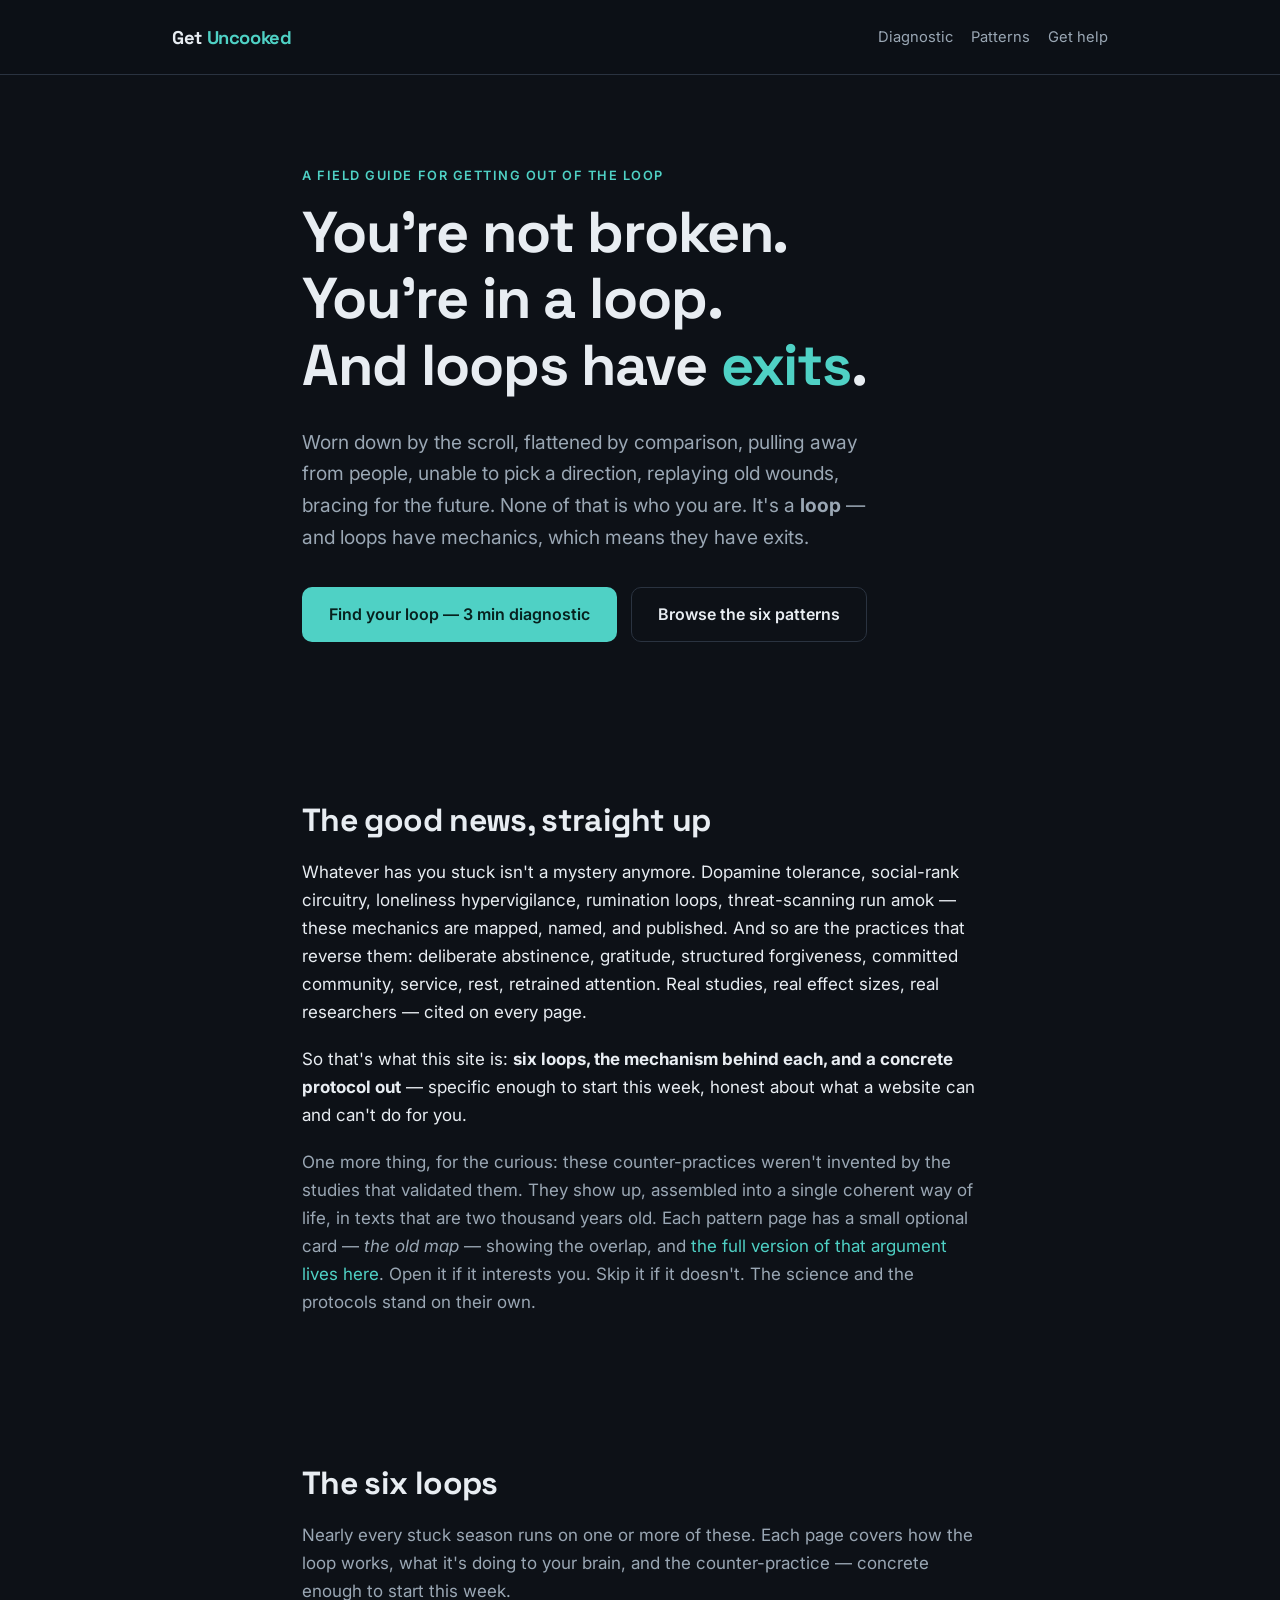
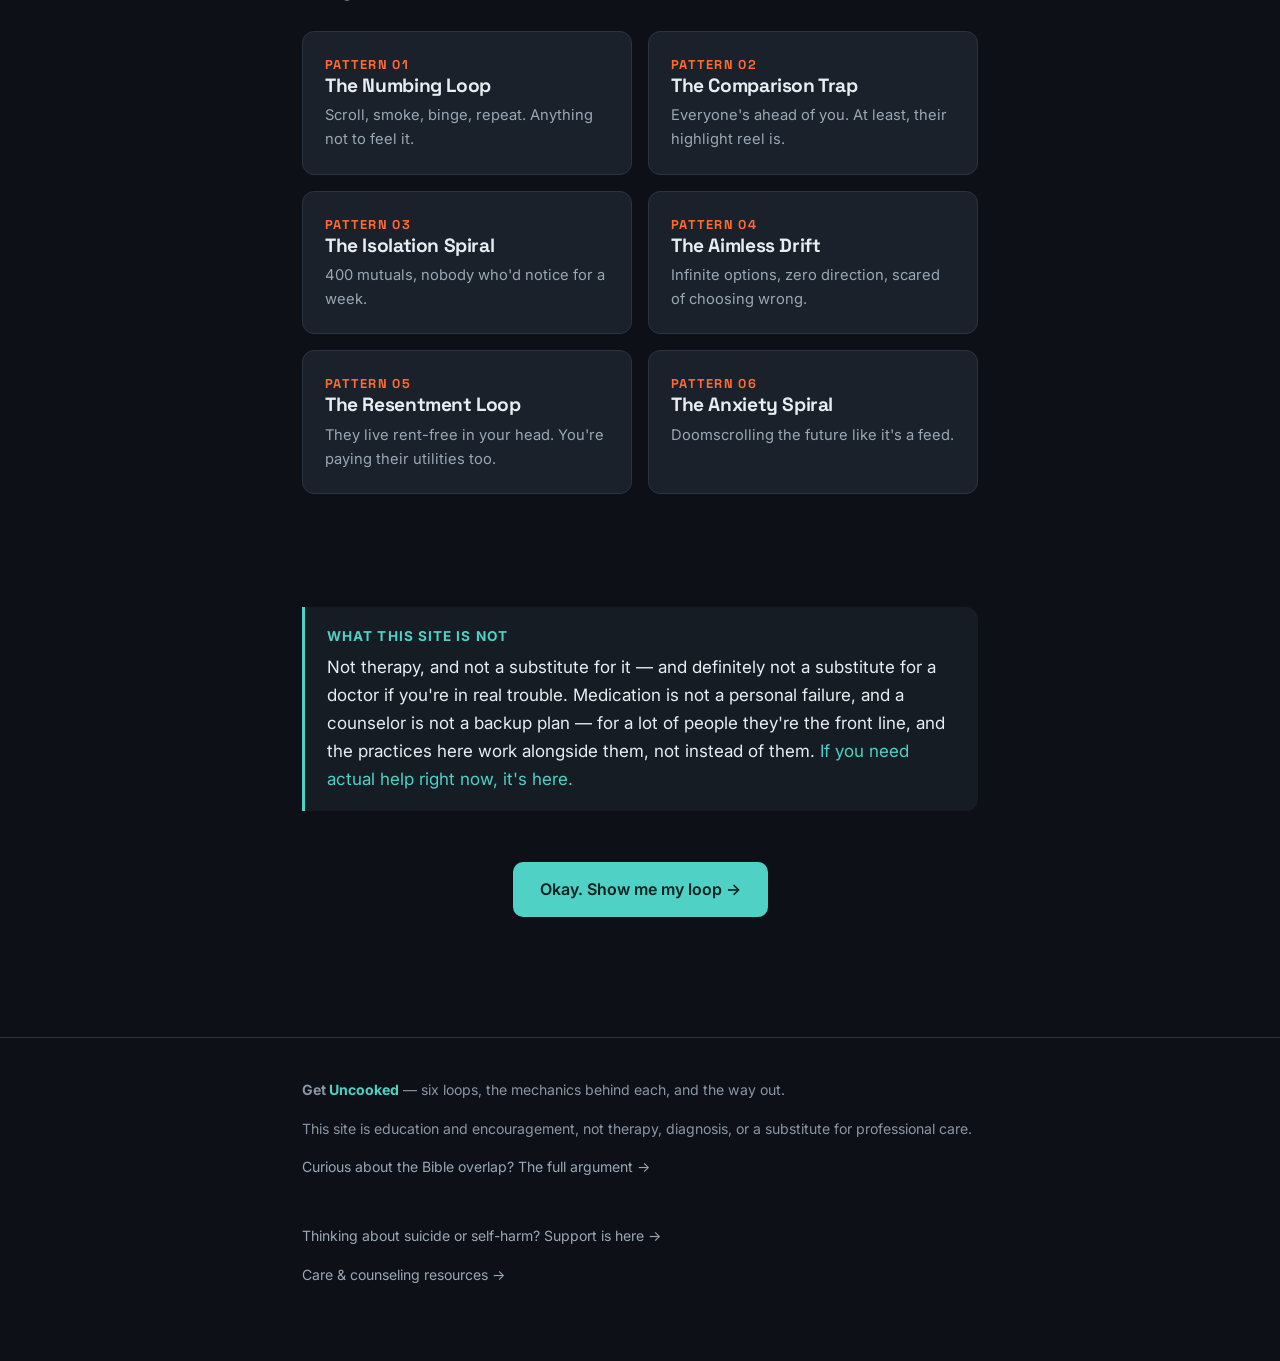
<file: _archive/get-uncooked/index.html>
<!DOCTYPE html>
<html lang="en">
<head>
  <meta charset="UTF-8">
  <meta name="viewport" content="width=device-width, initial-scale=1.0">
  <title>Get Uncooked — six loops, and the way out of each</title>
  <meta name="description" content="Numbed out, comparing, isolating, drifting, replaying, bracing? You're not broken — you're in a loop. Find yours, see the science behind it, and run the practice that reverses it.">
  <meta property="og:title" content="Get Uncooked — you're not broken, you're in a loop">
  <meta property="og:description" content="Six loops that keep people stuck — numbing, comparison, isolation, drift, resentment, anxiety — with the science behind each and a concrete way out. 3-minute diagnostic.">
  <meta property="og:type" content="website">
  <link rel="icon" href="data:image/svg+xml,%3Csvg xmlns='http://www.w3.org/2000/svg' viewBox='0 0 100 100'%3E%3Crect width='100' height='100' rx='22' fill='%230d1117'/%3E%3Ctext x='50' y='74' font-size='68' font-family='sans-serif' font-weight='bold' text-anchor='middle' fill='%234fd1c5'%3Eu%3C/text%3E%3C/svg%3E">
  <link rel="preconnect" href="https://fonts.googleapis.com">
  <link href="https://fonts.googleapis.com/css2?family=Inter:wght@400;600;700&family=Space+Grotesk:wght@500;700&display=swap" rel="stylesheet">
  <link rel="stylesheet" href="styles.css">
<style id="polish-pack">/* touch + type courtesies (estate pass 2026-08) */
html{-webkit-text-size-adjust:100%;text-size-adjust:100%}
html,a,button,summary,label,[role="button"]{-webkit-tap-highlight-color:transparent}
a,button,summary,[role="button"]{touch-action:manipulation}
@media (pointer:coarse){a:active,button:active,summary:active,[role="button"]:active{scale:.975}}
h1,h2,h3{text-wrap:balance}
</style>
</head>
<body>
  <nav id="nav"></nav>

  <header class="hero wrap">
    <div class="kicker">A field guide for getting out of the loop</div>
    <h1>You're not broken.<br>You're in a loop.<br>And loops have <span class="uncooked">exits</span>.</h1>
    <p class="lede">
      Worn down by the scroll, flattened by comparison, pulling away from people, unable to
      pick a direction, replaying old wounds, bracing for the future. None of that is who
      you are. It's a <strong>loop</strong> — and loops have mechanics, which means they
      have exits.
    </p>
    <div class="cta-row">
      <a class="btn btn-primary" href="quiz.html">Find your loop — 3 min diagnostic</a>
      <a class="btn btn-ghost" href="pattern.html">Browse the six patterns</a>
    </div>
  </header>

  <section class="pad">
    <div class="wrap">
      <h2>The good news, straight up</h2>
      <p>
        Whatever has you stuck isn't a mystery anymore. Dopamine tolerance, social-rank
        circuitry, loneliness hypervigilance, rumination loops, threat-scanning run amok —
        these mechanics are mapped, named, and published. And so are the practices
        that reverse them: deliberate abstinence, gratitude, structured forgiveness,
        committed community, service, rest, retrained attention. Real studies, real effect
        sizes, real researchers — cited on every page.
      </p>
      <p>
        So that's what this site is: <strong>six loops, the mechanism behind each, and a
        concrete protocol out</strong> — specific enough to start this week, honest about what
        a website can and can't do for you.
      </p>
      <p class="dim">
        One more thing, for the curious: these counter-practices weren't invented by the
        studies that validated them. They show up, assembled into a single coherent way of
        life, in texts that are two thousand years old. Each pattern page has a small
        optional card — <em>the old map</em> — showing the overlap, and
        <a href="why.html">the full version of that argument lives here</a>. Open it if it
        interests you. Skip it if it doesn't. The science and the protocols stand on their own.
      </p>
    </div>
  </section>

  <section class="pad">
    <div class="wrap">
      <h2>The six loops</h2>
      <p class="dim">Nearly every stuck season runs on one or more of these. Each page covers how the loop works, what it's doing to your brain, and the counter-practice — concrete enough to start this week.</p>
      <div class="grid" id="pattern-grid"></div>
    </div>
  </section>

  <section class="pad">
    <div class="wrap">
      <div class="callout">
        <div class="callout-title" style="color:var(--cool)">What this site is not</div>
        <p>
          Not therapy, and not a substitute for it — and definitely not a substitute for a
          doctor if you're in real trouble. Medication is not a personal failure, and a
          counselor is not a backup plan — for a lot of people they're the front line, and the
          practices here work alongside them, not instead of them.
          <a href="help.html">If you need actual help right now, it's here.</a>
        </p>
      </div>
      <div class="center" style="margin-top:3em">
        <a class="btn btn-primary" href="quiz.html">Okay. Show me my loop →</a>
      </div>
    </div>
  </section>

  <footer id="footer"></footer>
  <script src="data.js"></script>
  <script src="app.js"></script>
</body>
</html>
</file>
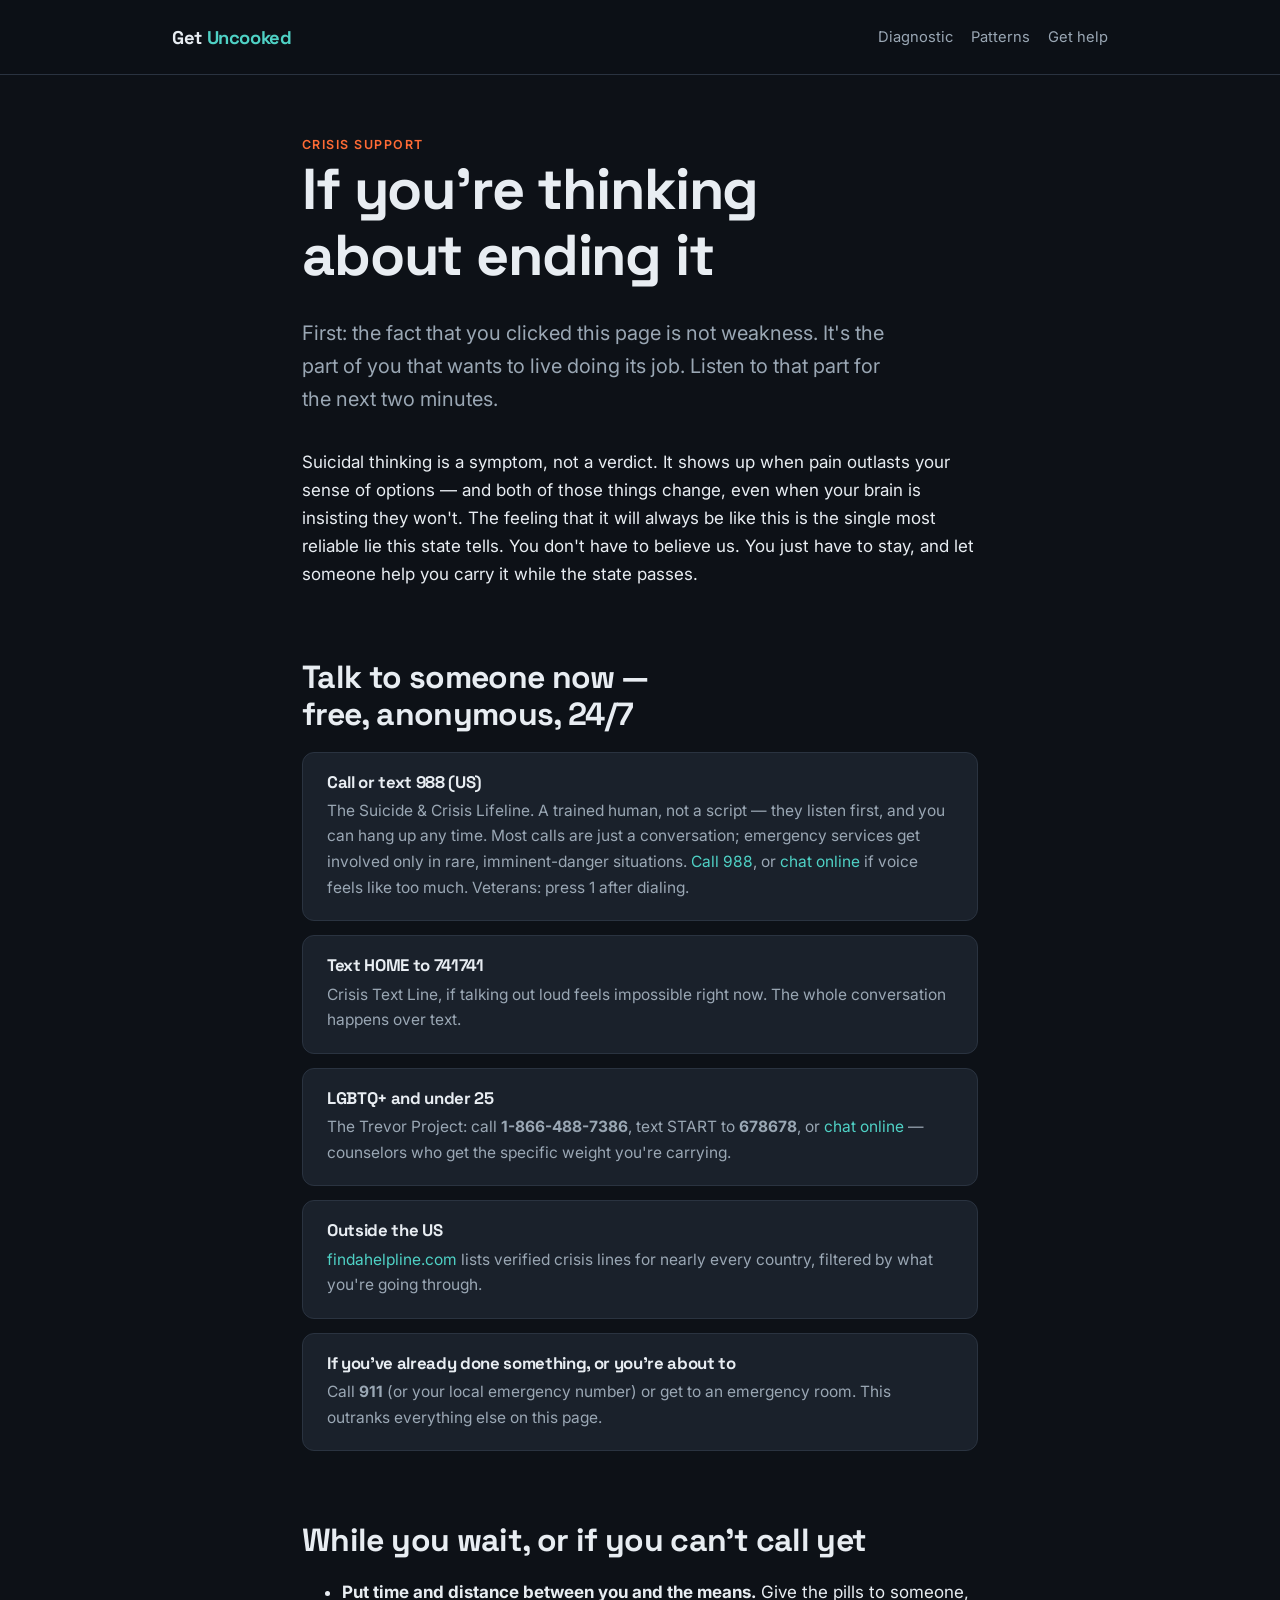
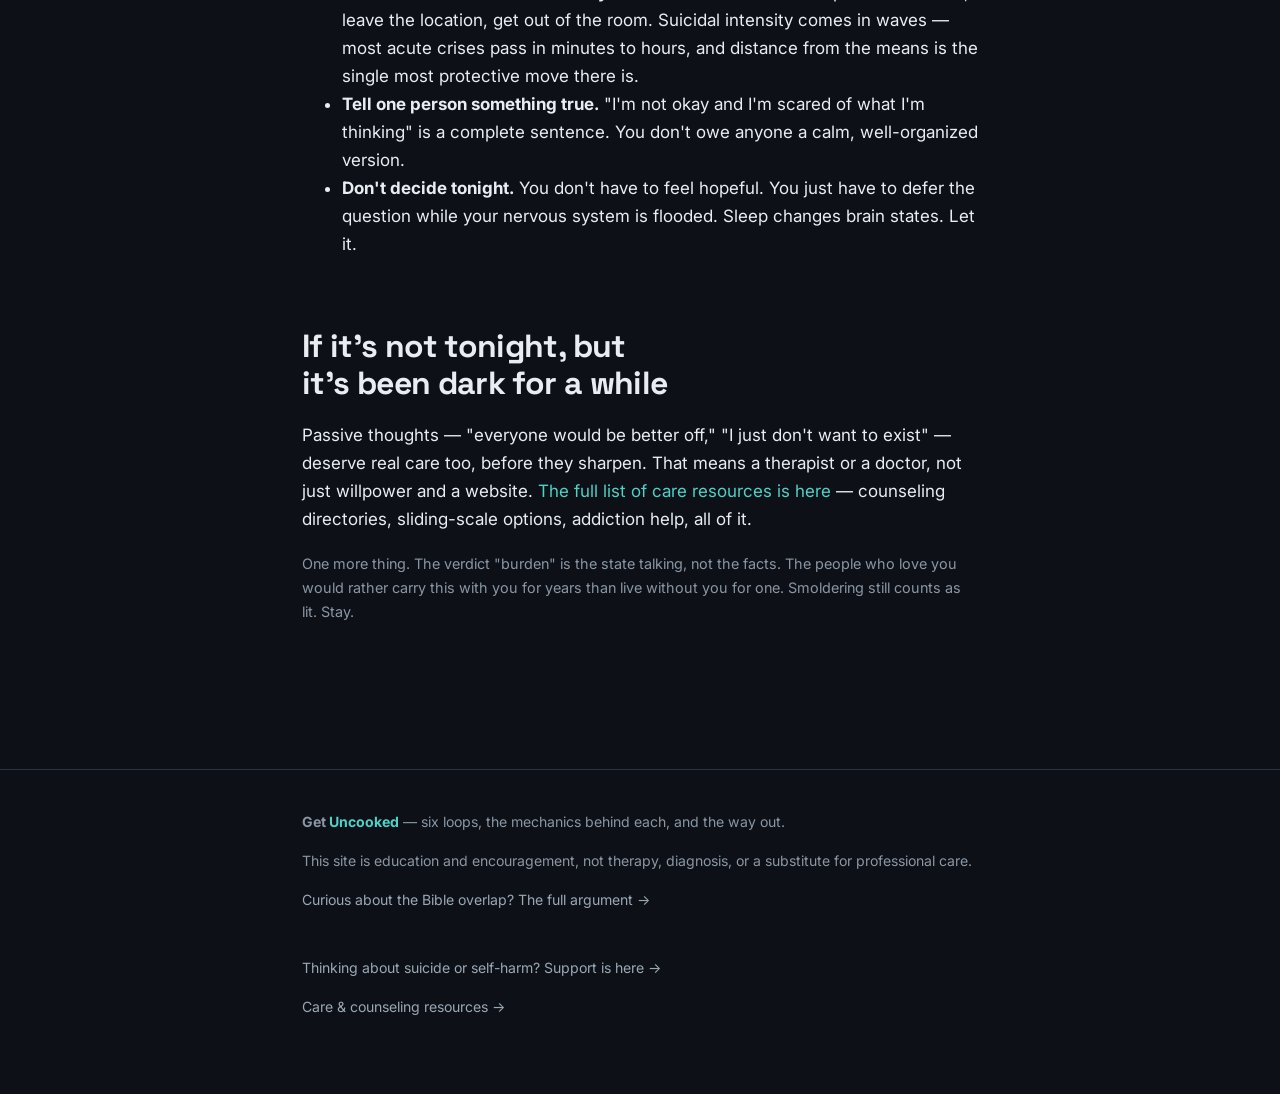
<file: crisis.html>
<!DOCTYPE html>
<html lang="en">
<head>
  <meta charset="UTF-8">
  <meta name="viewport" content="width=device-width, initial-scale=1.0">
  <title>Crisis support — Get Uncooked</title>
  <meta name="description" content="If you're thinking about suicide or self-harm: free, anonymous, 24/7 support lines and what to expect when you reach out.">
  <meta property="og:title" content="Crisis support — Get Uncooked">
  <meta property="og:description" content="Free, anonymous, 24/7 support — call/text 988, Crisis Text Line, international lines, and what to do while you wait.">
  <meta property="og:type" content="website">
  <link rel="icon" href="data:image/svg+xml,%3Csvg xmlns='http://www.w3.org/2000/svg' viewBox='0 0 100 100'%3E%3Crect width='100' height='100' rx='22' fill='%230d1117'/%3E%3Ctext x='50' y='74' font-size='68' font-family='sans-serif' font-weight='bold' text-anchor='middle' fill='%234fd1c5'%3Eu%3C/text%3E%3C/svg%3E">
  <link rel="preconnect" href="https://fonts.googleapis.com">
  <link href="https://fonts.googleapis.com/css2?family=Inter:wght@400;600;700&family=Space+Grotesk:wght@500;700&display=swap" rel="stylesheet">
  <link rel="stylesheet" href="styles.css">
<style id="polish-pack">/* touch + type courtesies (estate pass 2026-08) */
html{-webkit-text-size-adjust:100%;text-size-adjust:100%}
html,a,button,summary,label,[role="button"]{-webkit-tap-highlight-color:transparent}
a,button,summary,[role="button"]{touch-action:manipulation}
@media (pointer:coarse){a:active,button:active,summary:active,[role="button"]:active{scale:.975}}
h1,h2,h3{text-wrap:balance}
</style>
</head>
<body>
  <nav id="nav"></nav>

  <header class="pattern-header wrap">
    <div class="kicker">Crisis support</div>
    <h1>If you're thinking about ending it</h1>
    <p class="tagline">
      First: the fact that you clicked this page is not weakness. It's the part of you
      that wants to live doing its job. Listen to that part for the next two minutes.
    </p>
  </header>

  <main class="wrap" style="padding-bottom: 40px">

    <p>
      Suicidal thinking is a symptom, not a verdict. It shows up when pain outlasts your
      sense of options — and both of those things change, even when your brain is insisting
      they won't. The feeling that it will always be like this is the single most reliable
      lie this state tells. You don't have to believe us. You just have to stay, and let
      someone help you carry it while the state passes.
    </p>

    <h2>Talk to someone now — free, anonymous, 24/7</h2>

    <div class="practice-step">
      <h4>Call or text 988 (US)</h4>
      <p>
        The Suicide &amp; Crisis Lifeline. A trained human, not a script — they listen first,
        and you can hang up any time. Most calls are just a conversation; emergency services
        get involved only in rare, imminent-danger situations. <a href="tel:988">Call 988</a>,
        or <a href="https://988lifeline.org/chat" rel="noopener">chat online</a> if voice feels
        like too much. Veterans: press 1 after dialing.
      </p>
    </div>

    <div class="practice-step">
      <h4>Text HOME to 741741</h4>
      <p>
        Crisis Text Line, if talking out loud feels impossible right now. The whole
        conversation happens over text.
      </p>
    </div>

    <div class="practice-step">
      <h4>LGBTQ+ and under 25</h4>
      <p>
        The Trevor Project: call <strong>1-866-488-7386</strong>, text START to
        <strong>678678</strong>, or <a href="https://www.thetrevorproject.org/get-help/" rel="noopener">chat online</a> —
        counselors who get the specific weight you're carrying.
      </p>
    </div>

    <div class="practice-step">
      <h4>Outside the US</h4>
      <p>
        <a href="https://findahelpline.com" rel="noopener">findahelpline.com</a> lists
        verified crisis lines for nearly every country, filtered by what you're going through.
      </p>
    </div>

    <div class="practice-step">
      <h4>If you've already done something, or you're about to</h4>
      <p>
        Call <strong>911</strong> (or your local emergency number) or get to an emergency
        room. This outranks everything else on this page.
      </p>
    </div>

    <h2>While you wait, or if you can't call yet</h2>
    <ul>
      <li><strong>Put time and distance between you and the means.</strong> Give the pills to someone, leave the location, get out of the room. Suicidal intensity comes in waves — most acute crises pass in minutes to hours, and distance from the means is the single most protective move there is.</li>
      <li><strong>Tell one person something true.</strong> "I'm not okay and I'm scared of what I'm thinking" is a complete sentence. You don't owe anyone a calm, well-organized version.</li>
      <li><strong>Don't decide tonight.</strong> You don't have to feel hopeful. You just have to defer the question while your nervous system is flooded. Sleep changes brain states. Let it.</li>
    </ul>

    <h2>If it's not tonight, but it's been dark for a while</h2>
    <p>
      Passive thoughts — "everyone would be better off," "I just don't want to exist" —
      deserve real care too, before they sharpen. That means a therapist or a doctor,
      not just willpower and a website. <a href="help.html">The full list of care
      resources is here</a> — counseling directories, sliding-scale options, addiction
      help, all of it.
    </p>

    <p class="faint">
      One more thing. The verdict "burden" is the state talking, not the facts. The people
      who love you would rather carry this with you for years than live without you for
      one. Smoldering still counts as lit. Stay.
    </p>

  </main>

  <footer id="footer"></footer>
  <script src="data.js"></script>
  <script src="app.js"></script>
</body>
</html>
</file>
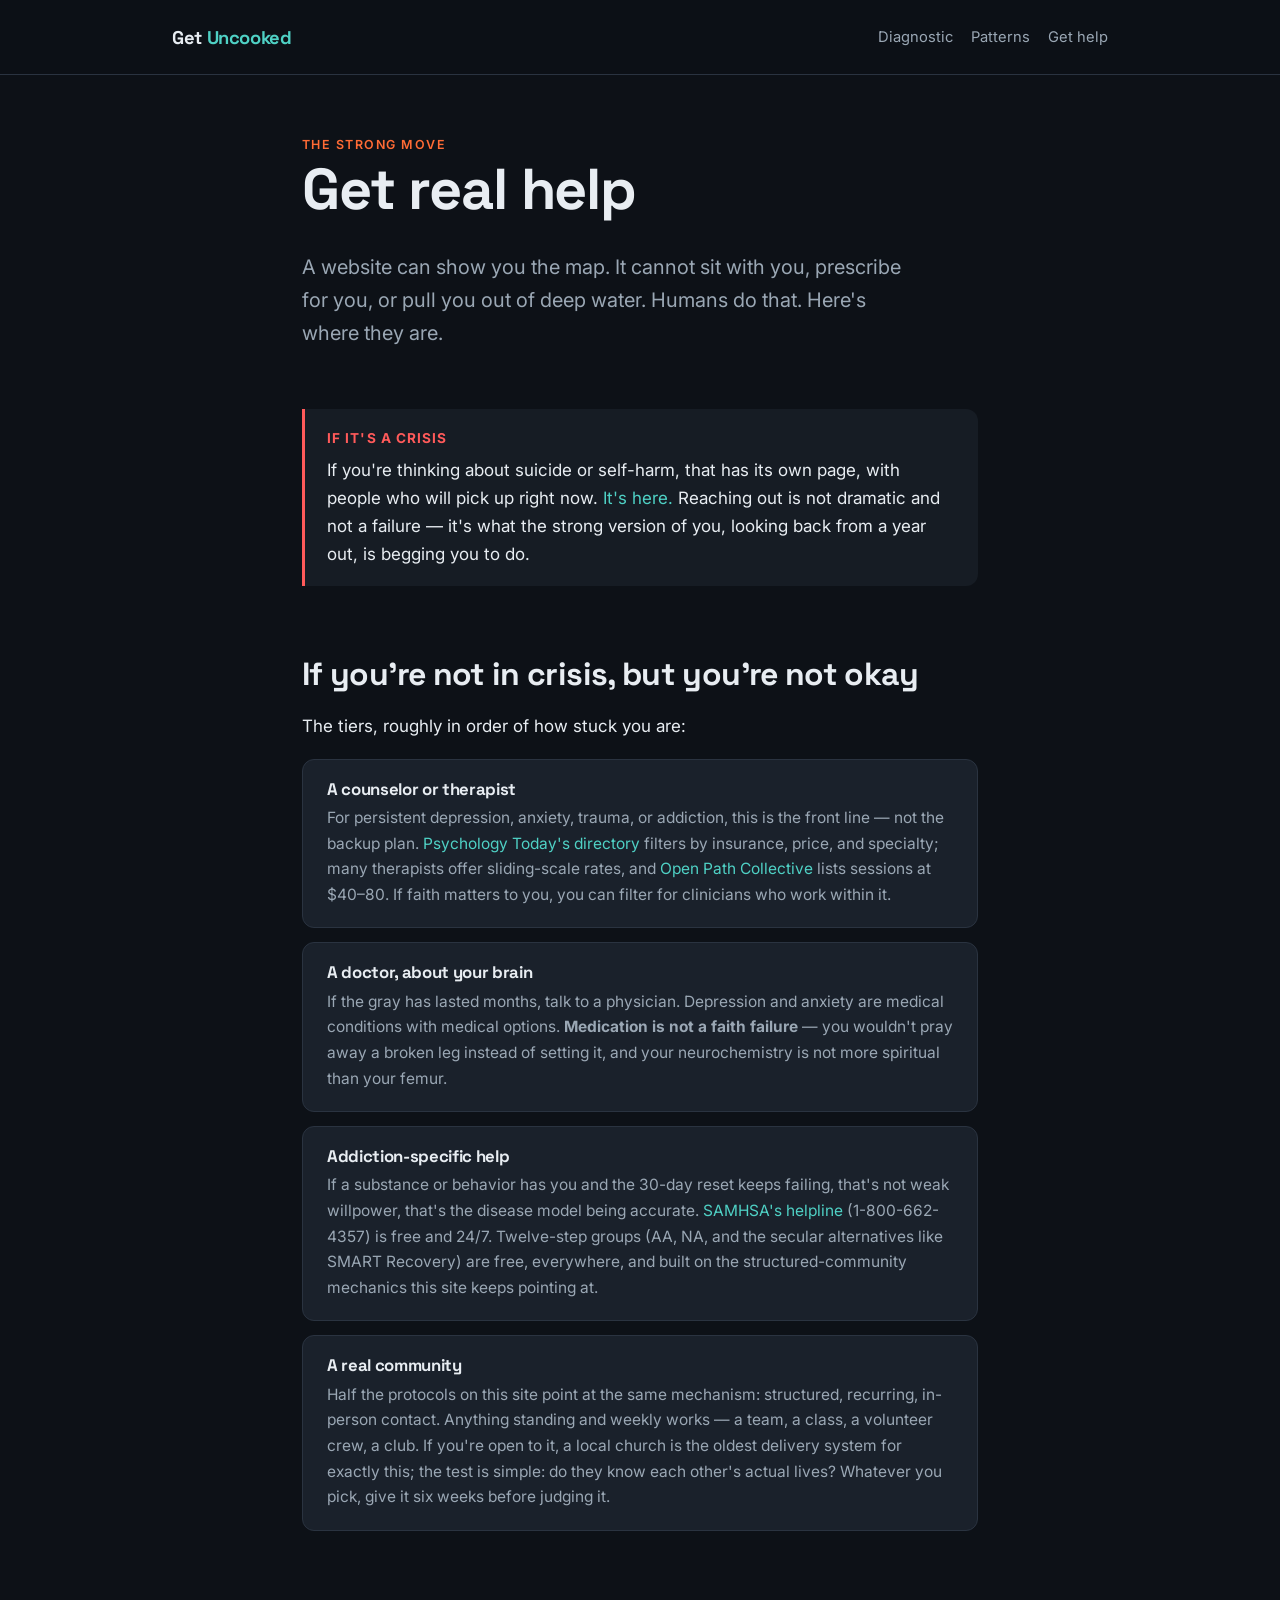
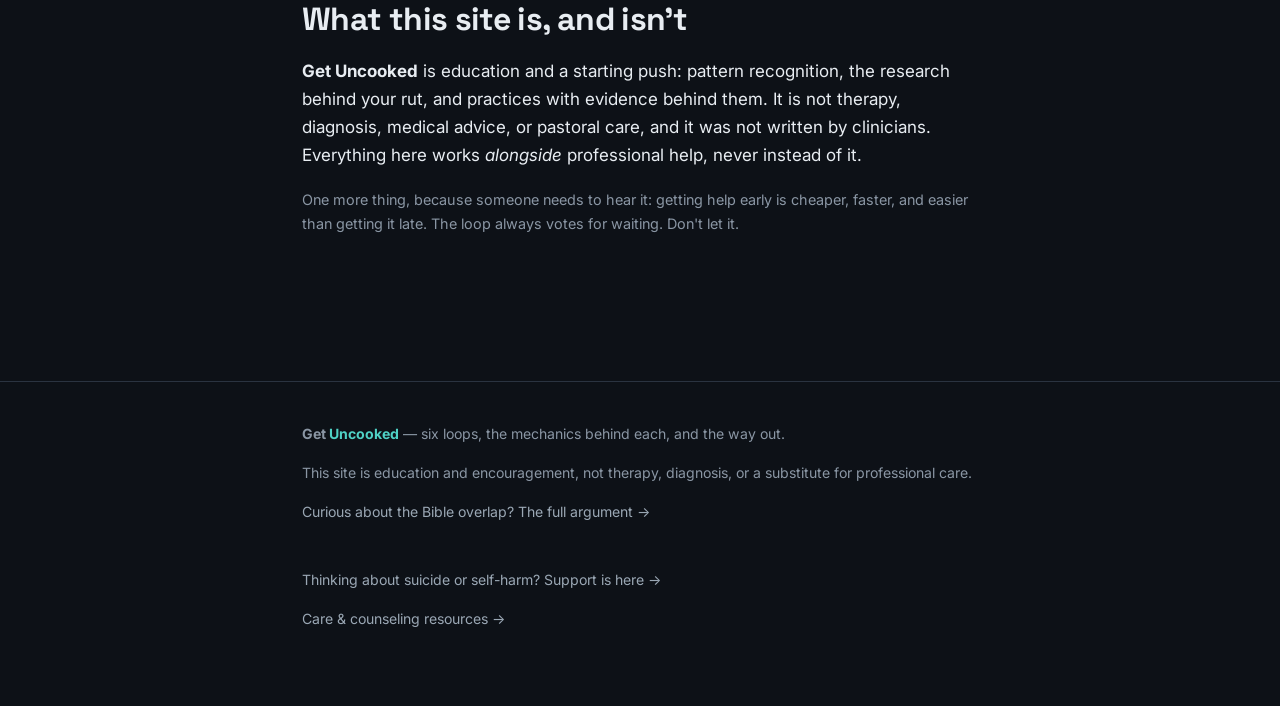
<file: help.html>
<!DOCTYPE html>
<html lang="en">
<head>
  <meta charset="UTF-8">
  <meta name="viewport" content="width=device-width, initial-scale=1.0">
  <title>Get real help — Get Uncooked</title>
  <meta name="description" content="Counseling resources, medical options, addiction help, and the honest line between what a website can do and what humans need to do.">
  <meta property="og:title" content="Get real help — Get Uncooked">
  <meta property="og:description" content="Therapy directories, sliding-scale options, addiction help, and community — where the humans are.">
  <meta property="og:type" content="website">
  <link rel="icon" href="data:image/svg+xml,%3Csvg xmlns='http://www.w3.org/2000/svg' viewBox='0 0 100 100'%3E%3Crect width='100' height='100' rx='22' fill='%230d1117'/%3E%3Ctext x='50' y='74' font-size='68' font-family='sans-serif' font-weight='bold' text-anchor='middle' fill='%234fd1c5'%3Eu%3C/text%3E%3C/svg%3E">
  <link rel="preconnect" href="https://fonts.googleapis.com">
  <link href="https://fonts.googleapis.com/css2?family=Inter:wght@400;600;700&family=Space+Grotesk:wght@500;700&display=swap" rel="stylesheet">
  <link rel="stylesheet" href="styles.css">
<style id="polish-pack">/* touch + type courtesies (estate pass 2026-08) */
html{-webkit-text-size-adjust:100%;text-size-adjust:100%}
html,a,button,summary,label,[role="button"]{-webkit-tap-highlight-color:transparent}
a,button,summary,[role="button"]{touch-action:manipulation}
@media (pointer:coarse){a:active,button:active,summary:active,[role="button"]:active{scale:.975}}
h1,h2,h3{text-wrap:balance}
</style>
</head>
<body>
  <nav id="nav"></nav>

  <header class="pattern-header wrap">
    <div class="kicker">The strong move</div>
    <h1>Get real help</h1>
    <p class="tagline">
      A website can show you the map. It cannot sit with you, prescribe for you, or pull you
      out of deep water. Humans do that. Here's where they are.
    </p>
  </header>

  <main class="wrap" style="padding-bottom: 40px">

    <div class="callout warn">
      <div class="callout-title">If it's a crisis</div>
      <p>
        If you're thinking about suicide or self-harm, that has its own page, with people
        who will pick up right now. <a href="crisis.html">It's here.</a> Reaching out is
        not dramatic and not a failure — it's what the strong version of you, looking back
        from a year out, is begging you to do.
      </p>
    </div>

    <h2>If you're not in crisis, but you're not okay</h2>
    <p>The tiers, roughly in order of how stuck you are:</p>

    <div class="practice-step">
      <h4>A counselor or therapist</h4>
      <p>
        For persistent depression, anxiety, trauma, or addiction, this is the front line —
        not the backup plan. <a href="https://www.psychologytoday.com/us/therapists" rel="noopener">Psychology Today's directory</a>
        filters by insurance, price, and specialty; many therapists offer sliding-scale rates,
        and <a href="https://openpathcollective.org" rel="noopener">Open Path Collective</a> lists sessions at $40–80.
        If faith matters to you, you can filter for clinicians who work within it.
      </p>
    </div>

    <div class="practice-step">
      <h4>A doctor, about your brain</h4>
      <p>
        If the gray has lasted months, talk to a physician. Depression and anxiety are medical
        conditions with medical options. <strong>Medication is not a faith failure</strong> —
        you wouldn't pray away a broken leg instead of setting it, and your neurochemistry
        is not more spiritual than your femur.
      </p>
    </div>

    <div class="practice-step">
      <h4>Addiction-specific help</h4>
      <p>
        If a substance or behavior has you and the 30-day reset keeps failing, that's not weak
        willpower, that's the disease model being accurate. <a href="https://www.samhsa.gov/find-help/national-helpline" rel="noopener">SAMHSA's helpline</a>
        (1-800-662-4357) is free and 24/7. Twelve-step groups (AA, NA, and the secular
        alternatives like SMART Recovery) are free, everywhere, and built on the structured-community
        mechanics this site keeps pointing at.
      </p>
    </div>

    <div class="practice-step">
      <h4>A real community</h4>
      <p>
        Half the protocols on this site point at the same mechanism: structured, recurring,
        in-person contact. Anything standing and weekly works — a team, a class, a volunteer
        crew, a club. If you're open to it, a local church is the oldest delivery system for
        exactly this; the test is simple: do they know each other's actual lives? Whatever
        you pick, give it six weeks before judging it.
      </p>
    </div>

    <h2>What this site is, and isn't</h2>
    <p>
      <strong>Get Uncooked</strong> is education and a starting push: pattern recognition, the
      research behind your rut, and practices with evidence behind them. It is not therapy,
      diagnosis, medical advice, or pastoral care, and it was not written by clinicians.
      Everything here works <em>alongside</em> professional help, never instead of it.
    </p>
    <p class="faint">
      One more thing, because someone needs to hear it: getting help early is cheaper, faster,
      and easier than getting it late. The loop always votes for waiting. Don't let it.
    </p>

  </main>

  <footer id="footer"></footer>
  <script src="data.js"></script>
  <script src="app.js"></script>
</body>
</html>
</file>
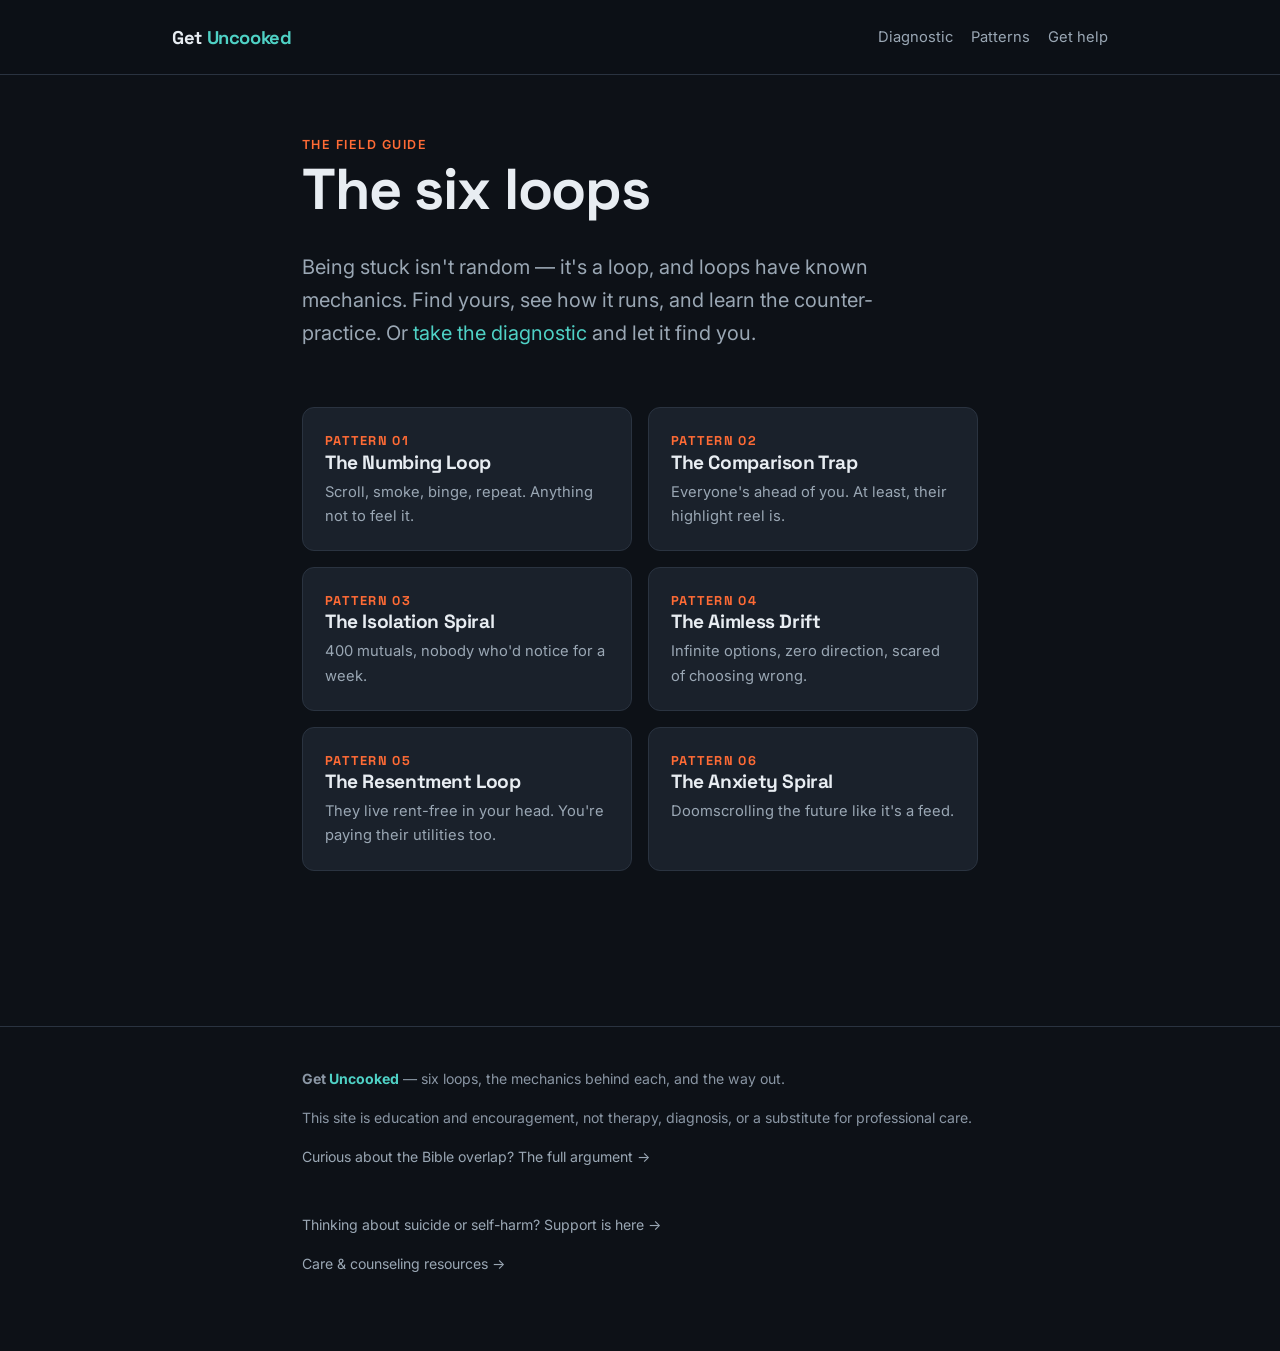
<file: pattern.html>
<!DOCTYPE html>
<html lang="en">
<head>
  <meta charset="UTF-8">
  <meta name="viewport" content="width=device-width, initial-scale=1.0">
  <title>The Patterns — Get Uncooked</title>
  <meta name="description" content="The six loops that cook people — numbing, comparison, isolation, drift, resentment, anxiety — with the neuroscience and the counter-practice for each.">
  <meta property="og:title" content="The six loops — Get Uncooked">
  <meta property="og:description" content="Numbing, comparison, isolation, drift, resentment, anxiety — how each loop runs, what it does to your brain, and the protocol out.">
  <meta property="og:type" content="website">
  <link rel="icon" href="data:image/svg+xml,%3Csvg xmlns='http://www.w3.org/2000/svg' viewBox='0 0 100 100'%3E%3Crect width='100' height='100' rx='22' fill='%230d1117'/%3E%3Ctext x='50' y='74' font-size='68' font-family='sans-serif' font-weight='bold' text-anchor='middle' fill='%234fd1c5'%3Eu%3C/text%3E%3C/svg%3E">
  <link rel="preconnect" href="https://fonts.googleapis.com">
  <link href="https://fonts.googleapis.com/css2?family=Inter:wght@400;600;700&family=Space+Grotesk:wght@500;700&display=swap" rel="stylesheet">
  <link rel="stylesheet" href="styles.css">
<style id="polish-pack">/* touch + type courtesies (estate pass 2026-08) */
html{-webkit-text-size-adjust:100%;text-size-adjust:100%}
html,a,button,summary,label,[role="button"]{-webkit-tap-highlight-color:transparent}
a,button,summary,[role="button"]{touch-action:manipulation}
@media (pointer:coarse){a:active,button:active,summary:active,[role="button"]:active{scale:.975}}
h1,h2,h3{text-wrap:balance}
</style>
</head>
<body>
  <nav id="nav"></nav>

  <main id="pattern-root" style="padding-bottom: 40px"></main>

  <footer id="footer"></footer>
  <script src="data.js"></script>
  <script src="app.js"></script>
</body>
</html>
</file>
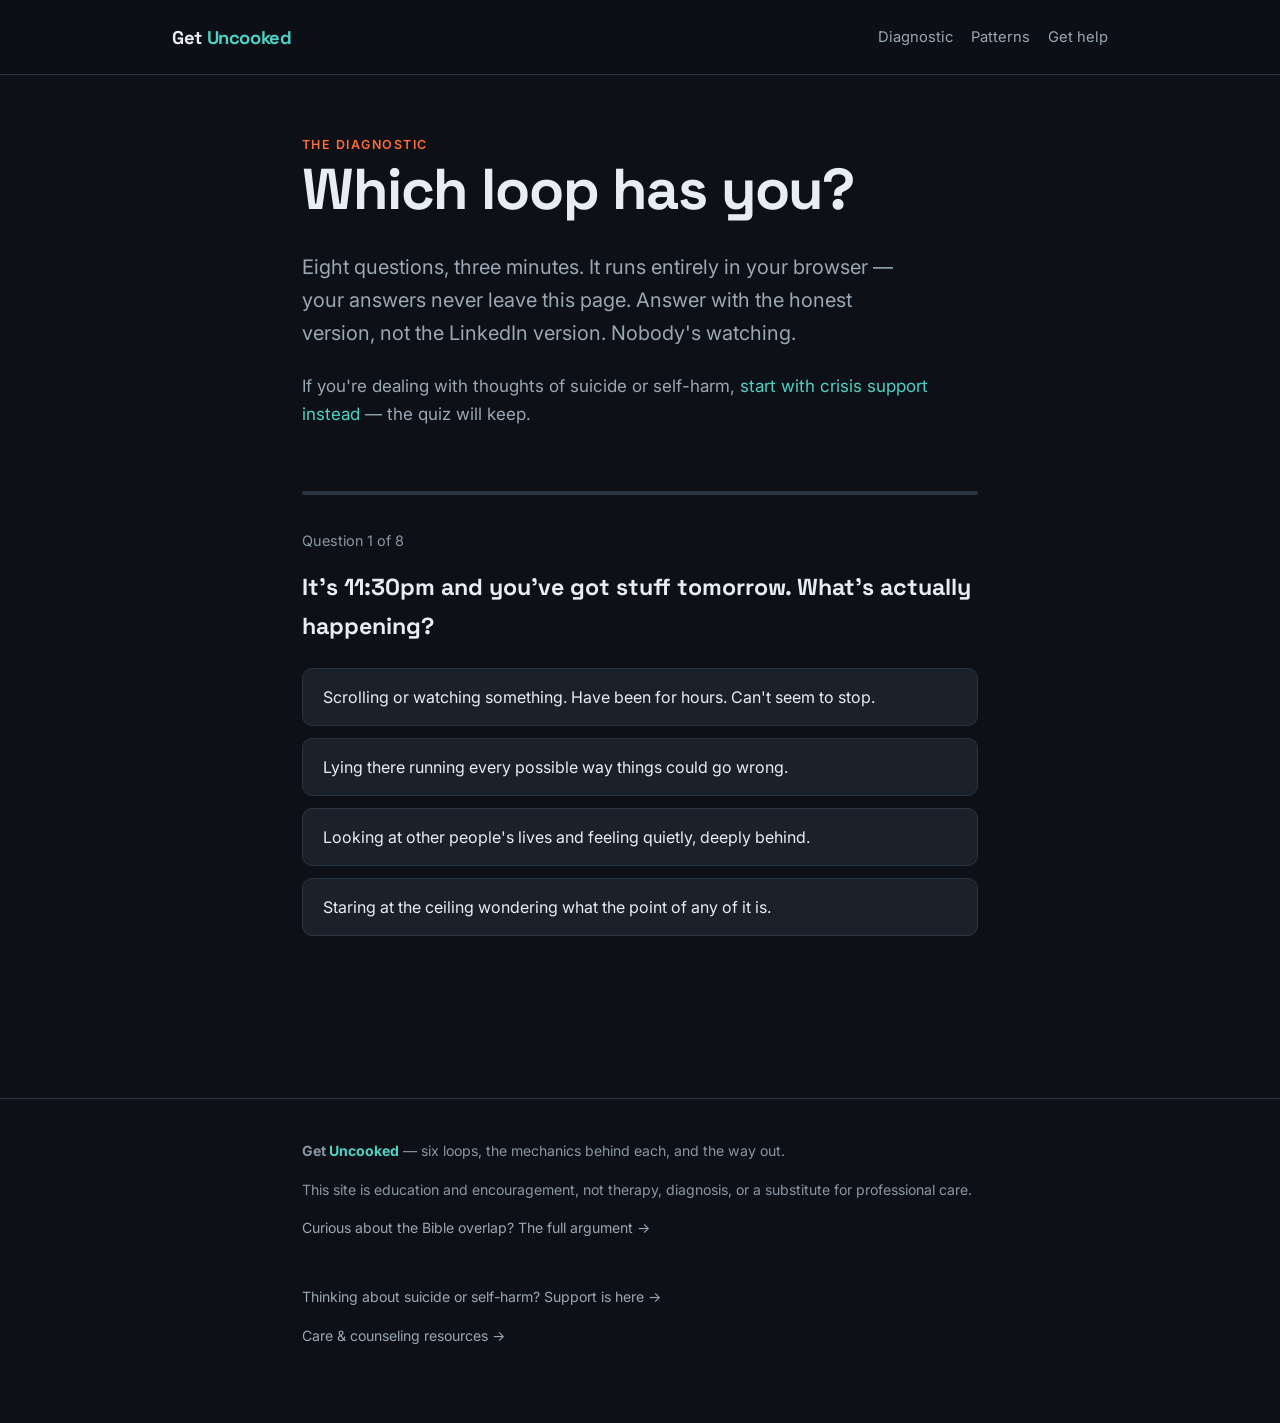
<file: quiz.html>
<!DOCTYPE html>
<html lang="en">
<head>
  <meta charset="UTF-8">
  <meta name="viewport" content="width=device-width, initial-scale=1.0">
  <title>The Diagnostic — Get Uncooked</title>
  <meta name="description" content="Eight honest questions to find which loop has you — numbing, comparison, isolation, drift, resentment, or anxiety.">
  <meta property="og:title" content="Which loop has you? — the Get Uncooked diagnostic">
  <meta property="og:description" content="Eight honest questions, three minutes, runs entirely in your browser. Find the loop that's keeping you stuck and the protocol out of it.">
  <meta property="og:type" content="website">
  <link rel="icon" href="data:image/svg+xml,%3Csvg xmlns='http://www.w3.org/2000/svg' viewBox='0 0 100 100'%3E%3Crect width='100' height='100' rx='22' fill='%230d1117'/%3E%3Ctext x='50' y='74' font-size='68' font-family='sans-serif' font-weight='bold' text-anchor='middle' fill='%234fd1c5'%3Eu%3C/text%3E%3C/svg%3E">
  <link rel="preconnect" href="https://fonts.googleapis.com">
  <link href="https://fonts.googleapis.com/css2?family=Inter:wght@400;600;700&family=Space+Grotesk:wght@500;700&display=swap" rel="stylesheet">
  <link rel="stylesheet" href="styles.css">
<style id="polish-pack">/* touch + type courtesies (estate pass 2026-08) */
html{-webkit-text-size-adjust:100%;text-size-adjust:100%}
html,a,button,summary,label,[role="button"]{-webkit-tap-highlight-color:transparent}
a,button,summary,[role="button"]{touch-action:manipulation}
@media (pointer:coarse){a:active,button:active,summary:active,[role="button"]:active{scale:.975}}
h1,h2,h3{text-wrap:balance}
</style>
</head>
<body>
  <nav id="nav"></nav>

  <header class="pattern-header wrap">
    <div class="kicker">The diagnostic</div>
    <h1>Which loop has you?</h1>
    <p class="tagline">
      Eight questions, three minutes. It runs entirely in your browser — your answers never
      leave this page. Answer with the honest version, not the LinkedIn version. Nobody's watching.
    </p>
    <p class="dim">If you're dealing with thoughts of suicide or self-harm, <a href="crisis.html">start with crisis support instead</a> — the quiz will keep.</p>
  </header>

  <main class="wrap" id="quiz-root" style="padding-bottom: 60px"></main>

  <footer id="footer"></footer>
  <script src="data.js"></script>
  <script src="app.js"></script>
</body>
</html>
</file>
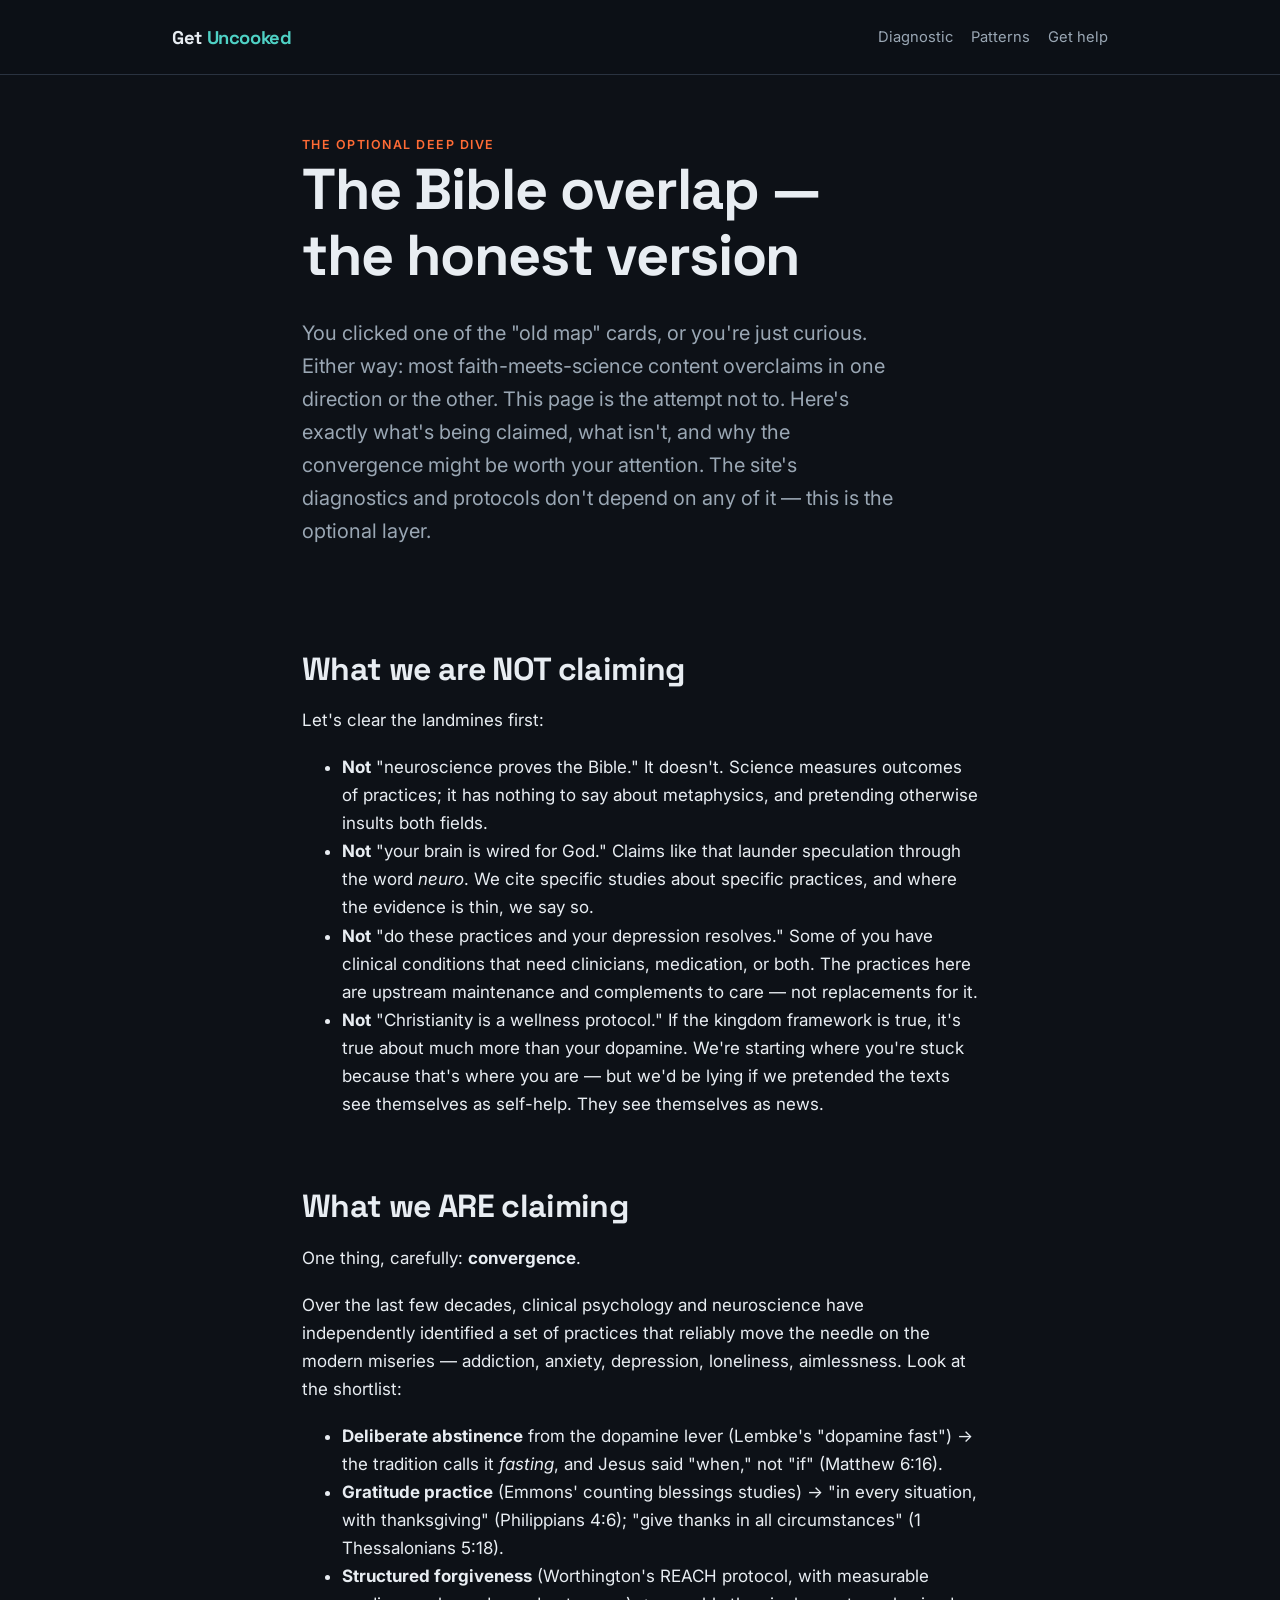
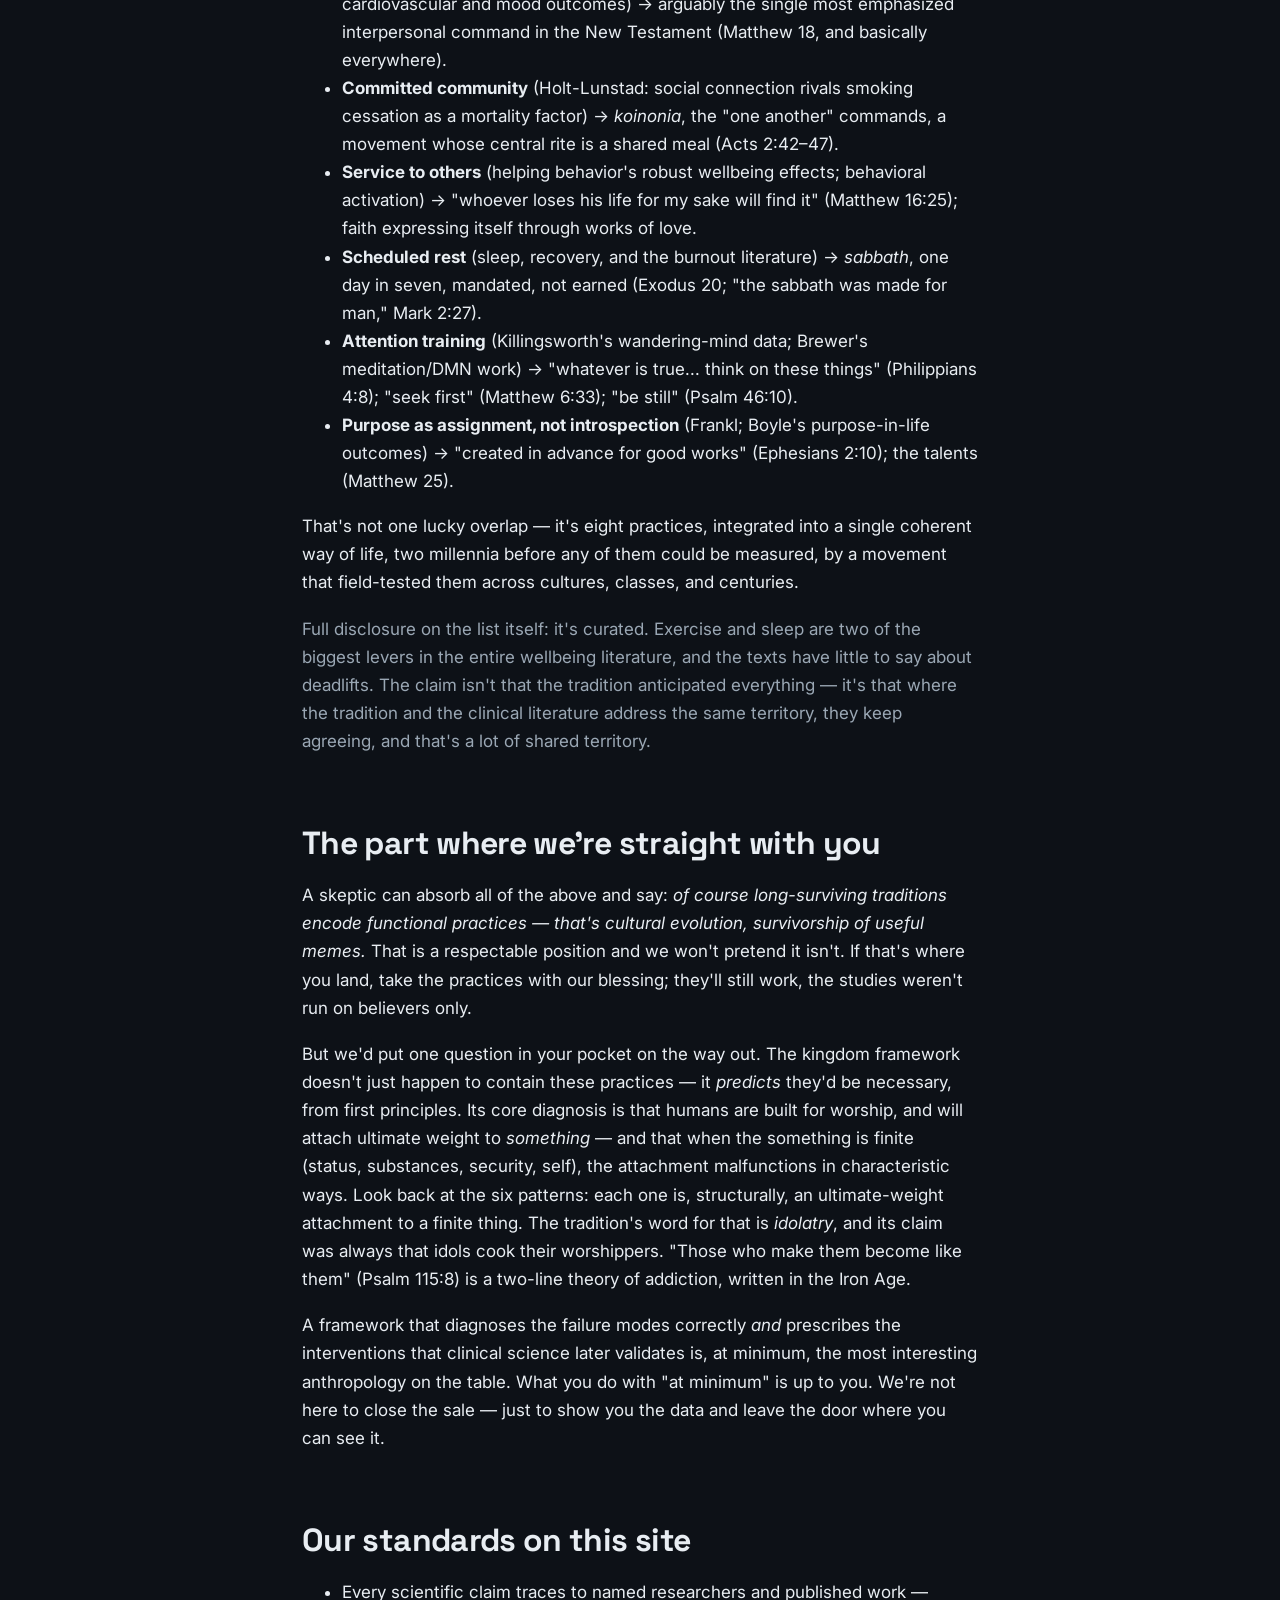
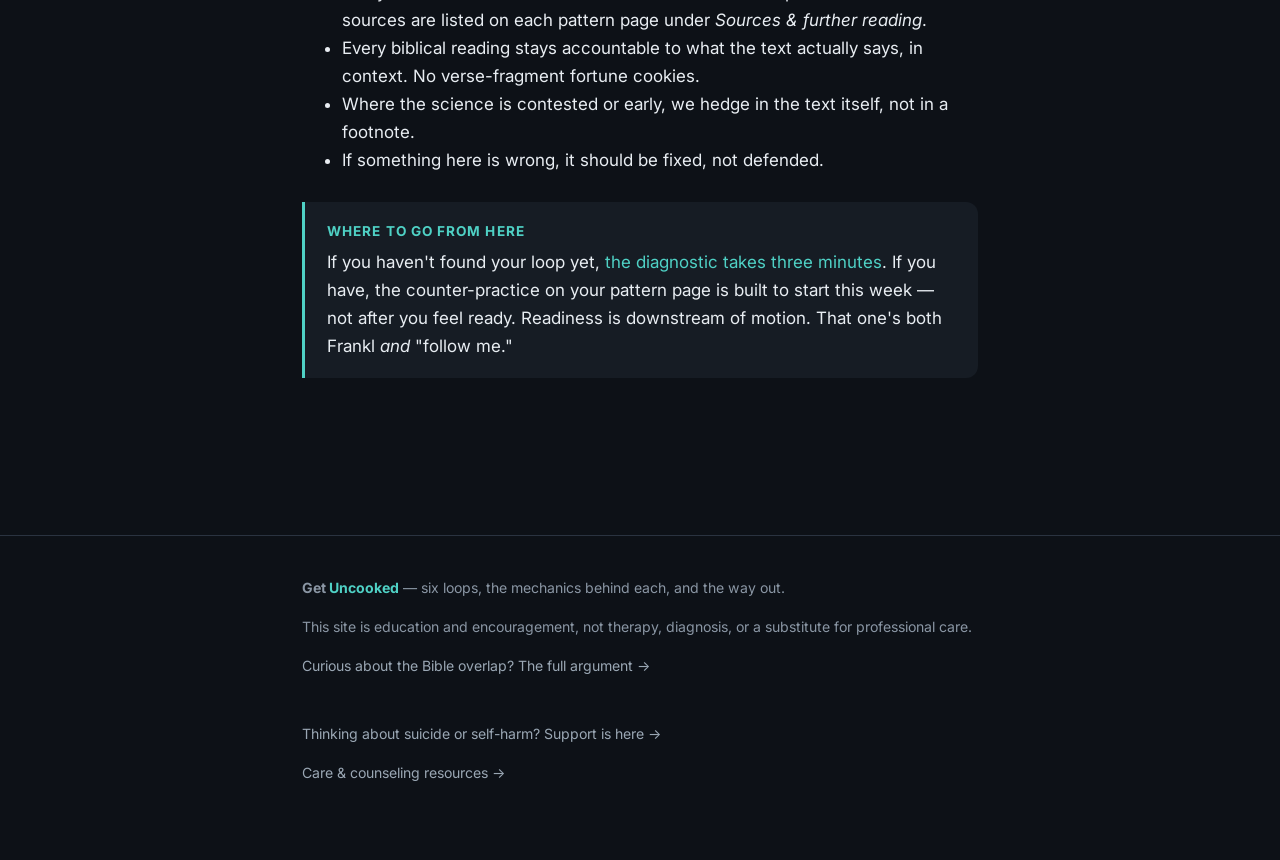
<file: why.html>
<!DOCTYPE html>
<html lang="en">
<head>
  <meta charset="UTF-8">
  <meta name="viewport" content="width=device-width, initial-scale=1.0">
  <title>Why this works — Get Uncooked</title>
  <meta name="description" content="The honest version of the argument: what the neuroscience actually shows, what the kingdom framework actually claims, and where they converge — without overclaiming either.">
  <meta property="og:title" content="The Bible overlap — the honest version">
  <meta property="og:description" content="What the science actually shows, what the texts actually claim, and where they converge — without overclaiming either direction.">
  <meta property="og:type" content="website">
  <link rel="icon" href="data:image/svg+xml,%3Csvg xmlns='http://www.w3.org/2000/svg' viewBox='0 0 100 100'%3E%3Crect width='100' height='100' rx='22' fill='%230d1117'/%3E%3Ctext x='50' y='74' font-size='68' font-family='sans-serif' font-weight='bold' text-anchor='middle' fill='%234fd1c5'%3Eu%3C/text%3E%3C/svg%3E">
  <link rel="preconnect" href="https://fonts.googleapis.com">
  <link href="https://fonts.googleapis.com/css2?family=Inter:wght@400;600;700&family=Space+Grotesk:wght@500;700&display=swap" rel="stylesheet">
  <link rel="stylesheet" href="styles.css">
<style id="polish-pack">/* touch + type courtesies (estate pass 2026-08) */
html{-webkit-text-size-adjust:100%;text-size-adjust:100%}
html,a,button,summary,label,[role="button"]{-webkit-tap-highlight-color:transparent}
a,button,summary,[role="button"]{touch-action:manipulation}
@media (pointer:coarse){a:active,button:active,summary:active,[role="button"]:active{scale:.975}}
h1,h2,h3{text-wrap:balance}
</style>
</head>
<body>
  <nav id="nav"></nav>

  <header class="pattern-header wrap">
    <div class="kicker">The optional deep dive</div>
    <h1>The Bible overlap — the honest version</h1>
    <p class="tagline">
      You clicked one of the "old map" cards, or you're just curious. Either way: most
      faith-meets-science content overclaims in one direction or the other. This page is the
      attempt not to. Here's exactly what's being claimed, what isn't, and why the
      convergence might be worth your attention. The site's diagnostics and protocols don't
      depend on any of it — this is the optional layer.
    </p>
  </header>

  <main class="wrap" style="padding-bottom: 40px">

    <h2>What we are NOT claiming</h2>
    <p>Let's clear the landmines first:</p>
    <ul>
      <li><strong>Not</strong> "neuroscience proves the Bible." It doesn't. Science measures outcomes of practices; it has nothing to say about metaphysics, and pretending otherwise insults both fields.</li>
      <li><strong>Not</strong> "your brain is wired for God." Claims like that launder speculation through the word <em>neuro</em>. We cite specific studies about specific practices, and where the evidence is thin, we say so.</li>
      <li><strong>Not</strong> "do these practices and your depression resolves." Some of you have clinical conditions that need clinicians, medication, or both. The practices here are upstream maintenance and complements to care — not replacements for it.</li>
      <li><strong>Not</strong> "Christianity is a wellness protocol." If the kingdom framework is true, it's true about much more than your dopamine. We're starting where you're stuck because that's where you are — but we'd be lying if we pretended the texts see themselves as self-help. They see themselves as news.</li>
    </ul>

    <h2>What we ARE claiming</h2>
    <p>One thing, carefully: <strong>convergence</strong>.</p>
    <p>
      Over the last few decades, clinical psychology and neuroscience have independently
      identified a set of practices that reliably move the needle on the modern miseries —
      addiction, anxiety, depression, loneliness, aimlessness. Look at the shortlist:
    </p>
    <ul>
      <li><strong>Deliberate abstinence</strong> from the dopamine lever (Lembke's "dopamine fast") → the tradition calls it <em>fasting</em>, and Jesus said "when," not "if" (Matthew 6:16).</li>
      <li><strong>Gratitude practice</strong> (Emmons' counting blessings studies) → "in every situation, with thanksgiving" (Philippians 4:6); "give thanks in all circumstances" (1 Thessalonians 5:18).</li>
      <li><strong>Structured forgiveness</strong> (Worthington's REACH protocol, with measurable cardiovascular and mood outcomes) → arguably the single most emphasized interpersonal command in the New Testament (Matthew 18, and basically everywhere).</li>
      <li><strong>Committed community</strong> (Holt-Lunstad: social connection rivals smoking cessation as a mortality factor) → <em>koinonia</em>, the "one another" commands, a movement whose central rite is a shared meal (Acts 2:42–47).</li>
      <li><strong>Service to others</strong> (helping behavior's robust wellbeing effects; behavioral activation) → "whoever loses his life for my sake will find it" (Matthew 16:25); faith expressing itself through works of love.</li>
      <li><strong>Scheduled rest</strong> (sleep, recovery, and the burnout literature) → <em>sabbath</em>, one day in seven, mandated, not earned (Exodus 20; "the sabbath was made for man," Mark 2:27).</li>
      <li><strong>Attention training</strong> (Killingsworth's wandering-mind data; Brewer's meditation/DMN work) → "whatever is true... think on these things" (Philippians 4:8); "seek first" (Matthew 6:33); "be still" (Psalm 46:10).</li>
      <li><strong>Purpose as assignment, not introspection</strong> (Frankl; Boyle's purpose-in-life outcomes) → "created in advance for good works" (Ephesians 2:10); the talents (Matthew 25).</li>
    </ul>
    <p>
      That's not one lucky overlap — it's eight practices, integrated into a single coherent
      way of life, two millennia before any of them could be measured, by a movement that
      field-tested them across cultures, classes, and centuries.
    </p>
    <p class="dim">
      Full disclosure on the list itself: it's curated. Exercise and sleep are two of the
      biggest levers in the entire wellbeing literature, and the texts have little to say
      about deadlifts. The claim isn't that the tradition anticipated everything — it's that
      where the tradition and the clinical literature address the same territory, they keep
      agreeing, and that's a lot of shared territory.
    </p>

    <h2>The part where we're straight with you</h2>
    <p>
      A skeptic can absorb all of the above and say: <em>of course long-surviving traditions
      encode functional practices — that's cultural evolution, survivorship of useful memes.</em>
      That is a respectable position and we won't pretend it isn't. If that's where you land,
      take the practices with our blessing; they'll still work, the studies weren't run on
      believers only.
    </p>
    <p>
      But we'd put one question in your pocket on the way out. The kingdom framework doesn't
      just happen to contain these practices — it <em>predicts</em> they'd be necessary, from
      first principles. Its core diagnosis is that humans are built for worship, and will
      attach ultimate weight to <em>something</em> — and that when the something is finite
      (status, substances, security, self), the attachment malfunctions in characteristic
      ways. Look back at the six patterns: each one is, structurally, an ultimate-weight
      attachment to a finite thing. The tradition's word for that is <em>idolatry</em>, and its
      claim was always that idols cook their worshippers. "Those who make them become like
      them" (Psalm 115:8) is a two-line theory of addiction, written in the Iron Age.
    </p>
    <p>
      A framework that diagnoses the failure modes correctly <em>and</em> prescribes the
      interventions that clinical science later validates is, at minimum, the most interesting
      anthropology on the table. What you do with "at minimum" is up to you. We're not here to
      close the sale — just to show you the data and leave the door where you can see it.
    </p>

    <h2>Our standards on this site</h2>
    <ul>
      <li>Every scientific claim traces to named researchers and published work — sources are listed on each pattern page under <em>Sources &amp; further reading</em>.</li>
      <li>Every biblical reading stays accountable to what the text actually says, in context. No verse-fragment fortune cookies.</li>
      <li>Where the science is contested or early, we hedge in the text itself, not in a footnote.</li>
      <li>If something here is wrong, it should be fixed, not defended.</li>
    </ul>

    <div class="callout">
      <div class="callout-title" style="color:var(--cool)">Where to go from here</div>
      <p>
        If you haven't found your loop yet, <a href="quiz.html">the diagnostic takes three minutes</a>.
        If you have, the counter-practice on your pattern page is built to start this week —
        not after you feel ready. Readiness is downstream of motion. That one's both Frankl
        <em>and</em> "follow me."
      </p>
    </div>

  </main>

  <footer id="footer"></footer>
  <script src="data.js"></script>
  <script src="app.js"></script>
</body>
</html>
</file>
<file: _archive/get-uncooked/styles.css>
/* ============ Get Uncooked — global styles ============ */

:root {
  --bg: #0d1117;
  --bg-raised: #161c24;
  --bg-card: #1a212b;
  --border: #2a3340;
  --text: #e8edf2;
  --text-dim: #9aa7b4;
  --text-faint: #8a96a4;
  --ember: #ff6b35;        /* the stuck state */
  --ember-soft: #ff8c5f;
  --cool: #4fd1c5;         /* the way out */
  --cool-soft: #8eece2;
  --danger: #ff5a5a;
  --max: 720px;
  --radius: 12px;
}

* { box-sizing: border-box; }

html { scroll-behavior: smooth; }

body {
  margin: 0;
  background: var(--bg);
  color: var(--text);
  font-family: "Inter", -apple-system, BlinkMacSystemFont, "Segoe UI", sans-serif;
  font-size: 17px;
  line-height: 1.65;
  -webkit-font-smoothing: antialiased;
}

h1, h2, h3, h4, .brand {
  font-family: "Space Grotesk", "Inter", sans-serif;
  line-height: 1.15;
  letter-spacing: -0.02em;
}

h1 { font-size: clamp(2.2rem, 6vw, 3.6rem); margin: 0 0 0.5em; }
h2 { font-size: clamp(1.5rem, 4vw, 2rem); margin: 2.2em 0 0.6em; }
h3 { font-size: 1.2rem; margin: 1.6em 0 0.4em; }

p { margin: 0 0 1.1em; }
a { color: var(--cool); text-decoration: none; }
a:hover { text-decoration: underline; }

.wrap {
  max-width: var(--max);
  margin: 0 auto;
  padding: 0 22px;
}

.wide { max-width: 980px; }

/* ---------- nav ---------- */
nav {
  position: sticky;
  top: 0;
  z-index: 50;
  background: rgba(13, 17, 23, 0.85);
  backdrop-filter: blur(12px);
  border-bottom: 1px solid var(--border);
}

.nav-inner {
  max-width: 980px;
  margin: 0 auto;
  padding: 14px 22px;
  display: flex;
  align-items: center;
  gap: 22px;
}

.brand {
  font-weight: 700;
  font-size: 1.15rem;
  color: var(--text);
  text-decoration: none;
}
.brand:hover { text-decoration: none; }
.brand .un { color: var(--cool); }

.nav-links {
  margin-left: auto;
  display: flex;
  gap: 18px;
  align-items: center;
  font-size: 0.92rem;
}
/* inline-block + vertical padding: these declared colour only, giving the
   primary nav a ~24px tap height on every page. */
.nav-links a { color: var(--text-dim); display: inline-block; padding: 11px 0; }
.nav-links a:hover { color: var(--text); text-decoration: none; }

/* ---------- buttons ---------- */
.btn {
  display: inline-block;
  padding: 13px 26px;
  border-radius: 10px;
  font-weight: 600;
  font-size: 1rem;
  border: 1px solid transparent;
  cursor: pointer;
  text-decoration: none;
  transition: transform 0.12s ease, box-shadow 0.12s ease;
  font-family: inherit;
}
.btn:hover { text-decoration: none; transform: translateY(-1px); }

.btn-primary {
  background: var(--cool);
  color: #07211e;
}
.btn-primary:hover { box-shadow: 0 6px 24px rgba(79, 209, 197, 0.25); }

.btn-ghost {
  background: transparent;
  color: var(--text);
  border-color: var(--border);
}
.btn-ghost:hover { border-color: var(--text-faint); }

/* ---------- hero ---------- */
.hero {
  /* padding-top/bottom only: a `padding` shorthand here would zero out
     the horizontal padding .wrap supplies, flushing the hero to the edge. */
  padding-top: 90px;
  padding-bottom: 60px;
  text-align: left;
}
.hero .kicker {
  color: var(--cool);
  font-weight: 600;
  text-transform: uppercase;
  letter-spacing: 0.12em;
  font-size: 0.8rem;
  margin-bottom: 1em;
}
.hero h1 .uncooked { color: var(--cool); }
.hero .lede {
  font-size: 1.2rem;
  color: var(--text-dim);
  max-width: 580px;
}
.hero .cta-row { margin-top: 2em; display: flex; gap: 14px; flex-wrap: wrap; }

/* ---------- cards / grids ---------- */
.grid {
  display: grid;
  grid-template-columns: repeat(auto-fill, minmax(270px, 1fr));
  gap: 16px;
  margin: 1.5em 0;
}

.card {
  background: var(--bg-card);
  border: 1px solid var(--border);
  border-radius: var(--radius);
  padding: 22px;
  color: var(--text);
  display: block;
  transition: border-color 0.15s ease, transform 0.15s ease;
}
a.card:hover {
  border-color: var(--cool);
  text-decoration: none;
  transform: translateY(-2px);
}
.card h3 { margin: 0 0 6px; }
.card .tag { color: var(--text-dim); font-size: 0.92rem; margin: 0; }
.card .num {
  color: var(--ember);
  font-family: "Space Grotesk", sans-serif;
  font-size: 0.8rem;
  font-weight: 700;
  letter-spacing: 0.1em;
}

/* ---------- callouts ---------- */
.callout {
  border-left: 3px solid var(--cool);
  background: var(--bg-raised);
  border-radius: 0 var(--radius) var(--radius) 0;
  padding: 18px 22px;
  margin: 1.6em 0;
}
.callout.warn { border-left-color: var(--danger); }
.callout.ember { border-left-color: var(--ember); }
.callout p:last-child { margin-bottom: 0; }
.callout .callout-title {
  font-weight: 700;
  font-size: 0.85rem;
  text-transform: uppercase;
  letter-spacing: 0.08em;
  margin-bottom: 6px;
}
.callout.warn .callout-title { color: var(--danger); }

/* ---------- quiz ---------- */
.quiz-progress {
  height: 4px;
  background: var(--border);
  border-radius: 4px;
  margin: 2em 0;
  overflow: hidden;
}
.quiz-progress .bar {
  height: 100%;
  background: linear-gradient(90deg, var(--ember), var(--cool));
  width: 0%;
  transition: width 0.3s ease;
}

.quiz-q { font-size: 1.45rem; font-weight: 700; font-family: "Space Grotesk", sans-serif; margin: 0 0 1em; }

.quiz-opt {
  display: block;
  width: 100%;
  text-align: left;
  background: var(--bg-card);
  border: 1px solid var(--border);
  border-radius: 10px;
  color: var(--text);
  padding: 16px 20px;
  margin-bottom: 12px;
  font-size: 1rem;
  font-family: inherit;
  cursor: pointer;
  line-height: 1.5;
  transition: border-color 0.12s ease, background 0.12s ease;
}
.quiz-opt:hover { border-color: var(--cool); background: var(--bg-raised); }

.quiz-back {
  background: none;
  border: none;
  color: var(--text-faint);
  cursor: pointer;
  font-size: 0.9rem;
  /* was padding:0 (~24px tall) on the quiz's back and retake controls. */
  padding: 11px 0;
  min-height: 44px;
  font-family: inherit;
}
.quiz-back:hover { color: var(--text); }

/* ---------- results ---------- */
.result-primary {
  border: 1px solid var(--cool);
  background: linear-gradient(180deg, rgba(79, 209, 197, 0.07), transparent);
}
.result-bar-row { display: flex; align-items: center; gap: 12px; margin-bottom: 10px; font-size: 0.92rem; }
.result-bar-row .label { width: 150px; flex-shrink: 0; color: var(--text-dim); }
.result-bar-track { flex: 1; height: 8px; background: var(--border); border-radius: 4px; overflow: hidden; }
.result-bar-fill { height: 100%; background: var(--ember); border-radius: 4px; }

/* ---------- pattern page ---------- */
/* longhand, not shorthand: this header carries .wrap too (quiz/why/help/crisis
   and both app.js-rendered pattern views), and a `padding` shorthand here would
   zero .wrap's 22px gutter and flush the header to both screen edges. */
.pattern-header { padding-top: 60px; padding-bottom: 10px; }
.pattern-header .kicker {
  color: var(--ember);
  font-weight: 600;
  text-transform: uppercase;
  letter-spacing: 0.12em;
  font-size: 0.78rem;
}
.pattern-header .tagline { font-size: 1.25rem; color: var(--text-dim); max-width: 600px; }

.loop-steps { counter-reset: loop; padding: 0; list-style: none; margin: 1.4em 0; }
.loop-steps li {
  counter-increment: loop;
  position: relative;
  padding: 0 0 1.2em 52px;
}
.loop-steps li::before {
  content: counter(loop);
  position: absolute;
  left: 0; top: 2px;
  width: 32px; height: 32px;
  border-radius: 50%;
  background: var(--bg-card);
  border: 1px solid var(--ember);
  color: var(--ember);
  display: flex;
  align-items: center;
  justify-content: center;
  font-weight: 700;
  font-size: 0.9rem;
  font-family: "Space Grotesk", sans-serif;
}
.loop-steps li:not(:last-child)::after {
  content: "";
  position: absolute;
  left: 16px; top: 38px; bottom: 0;
  width: 1px;
  background: var(--border);
}
.loop-steps .step-title { font-weight: 700; display: block; }
.loop-steps .step-body { color: var(--text-dim); font-size: 0.97rem; }

.section-label {
  font-size: 0.78rem;
  font-weight: 700;
  text-transform: uppercase;
  letter-spacing: 0.12em;
  margin: 3em 0 0.2em;
}
.section-label.sci { color: var(--cool); }
.section-label.map { color: var(--ember-soft); }

blockquote {
  margin: 1.4em 0;
  padding: 4px 0 4px 22px;
  border-left: 3px solid var(--ember);
  font-style: italic;
  color: var(--text-dim);
  font-size: 1.05rem;
}
blockquote cite { display: block; margin-top: 8px; font-style: normal; font-size: 0.88rem; color: var(--text-faint); }

.refs { font-size: 0.85rem; color: var(--text-faint); margin-top: 1em; }
.refs li { margin-bottom: 4px; }

/* ---------- bible overlap flyout ---------- */
details.flyout {
  border: 1px solid var(--border);
  border-left: 3px solid var(--ember-soft);
  background: var(--bg-raised);
  border-radius: 0 var(--radius) var(--radius) 0;
  margin: 2.5em 0;
}
details.flyout summary {
  cursor: pointer;
  padding: 16px 22px;
  list-style: none;
  color: var(--text-dim);
  user-select: none;
}
details.flyout summary::-webkit-details-marker { display: none; }
details.flyout summary strong { color: var(--ember-soft); }
details.flyout summary:hover { color: var(--text); }
details.flyout[open] summary { border-bottom: 1px solid var(--border); }
.flyout-icon { margin-right: 4px; }
.flyout-body { padding: 18px 24px 8px; }
.flyout-body h4 {
  font-size: 0.78rem;
  font-weight: 700;
  text-transform: uppercase;
  letter-spacing: 0.12em;
  color: var(--ember-soft);
  margin: 1.4em 0 0.4em;
}
ul.overlaps { padding-left: 20px; }
ul.overlaps li { margin-bottom: 8px; color: var(--text-dim); font-size: 0.97rem; }

.practice-step {
  background: var(--bg-card);
  border: 1px solid var(--border);
  border-radius: var(--radius);
  padding: 20px 24px;
  margin-bottom: 14px;
}
.practice-step h4 { margin: 0 0 6px; font-size: 1.05rem; }
.practice-step p { color: var(--text-dim); font-size: 0.97rem; margin: 0; }

.practice-step label { display: flex; gap: 14px; cursor: pointer; align-items: flex-start; }
.practice-step input[type="checkbox"] {
  margin-top: 5px;
  width: 18px; height: 18px;
  flex-shrink: 0;
  accent-color: var(--cool);
  cursor: pointer;
}
.practice-step.done { border-color: var(--cool); }
.practice-step.done h4 { color: var(--cool); }

button.linklike {
  background: none;
  border: none;
  padding: 0;
  color: var(--cool);
  cursor: pointer;
  font: inherit;
  font-size: inherit;
}
button.linklike:hover { text-decoration: underline; }

.one-thing {
  border: 1px solid var(--cool);
  background: linear-gradient(180deg, rgba(79, 209, 197, 0.08), transparent);
  border-radius: var(--radius);
  padding: 24px 28px;
  margin: 2em 0;
}
.one-thing .callout-title { color: var(--cool); font-weight: 700; font-size: 0.85rem; text-transform: uppercase; letter-spacing: 0.08em; margin-bottom: 8px; }
.one-thing p { margin: 0; font-size: 1.1rem; }

.related { margin: 3em 0; }
.related .grid { grid-template-columns: repeat(auto-fill, minmax(220px, 1fr)); }

/* ---------- footer ---------- */
footer {
  border-top: 1px solid var(--border);
  margin-top: 90px;
  padding: 40px 0 60px;
  color: var(--text-faint);
  font-size: 0.88rem;
}
footer .wrap { display: flex; flex-wrap: wrap; gap: 30px; justify-content: space-between; }
footer a { color: var(--text-dim); }

/* ---------- misc ---------- */
.dim { color: var(--text-dim); }
.faint { color: var(--text-faint); font-size: 0.9rem; }
.mt-0 { margin-top: 0; }
.center { text-align: center; }
section.pad { padding: 30px 0; }
.hidden { display: none; }

/* ---------- print (for "print this protocol") ---------- */
@media print {
  body { background: #fff; color: #111; font-size: 12pt; }
  nav, footer, .related, .quiz-progress, button, details.flyout:not([open]) { display: none !important; }
  .card, .practice-step, .callout, .one-thing {
    border-color: #999 !important;
    background: #fff !important;
    break-inside: avoid;
  }
  h1, h2, h3, h4, p, li, .step-title, .step-body, .tagline, .callout-title,
  .practice-step h4, .practice-step p, .loop-steps .step-body { color: #111 !important; }
  a { color: #111; text-decoration: underline; }
}

/* reading comfort: balance display text */
h1, h2, h3 { text-wrap: balance; }
</file>
<file: styles.css>
/* ============ Get Uncooked — global styles ============ */

:root {
  --bg: #0d1117;
  --bg-raised: #161c24;
  --bg-card: #1a212b;
  --border: #2a3340;
  --text: #e8edf2;
  --text-dim: #9aa7b4;
  --text-faint: #8a96a4;
  --ember: #ff6b35;        /* the stuck state */
  --ember-soft: #ff8c5f;
  --cool: #4fd1c5;         /* the way out */
  --cool-soft: #8eece2;
  --danger: #ff5a5a;
  --max: 720px;
  --radius: 12px;
}

* { box-sizing: border-box; }

html { scroll-behavior: smooth; }

body {
  margin: 0;
  background: var(--bg);
  color: var(--text);
  font-family: "Inter", -apple-system, BlinkMacSystemFont, "Segoe UI", sans-serif;
  font-size: 17px;
  line-height: 1.65;
  -webkit-font-smoothing: antialiased;
}

h1, h2, h3, h4, .brand {
  font-family: "Space Grotesk", "Inter", sans-serif;
  line-height: 1.15;
  letter-spacing: -0.02em;
}

h1 { font-size: clamp(2.2rem, 6vw, 3.6rem); margin: 0 0 0.5em; }
h2 { font-size: clamp(1.5rem, 4vw, 2rem); margin: 2.2em 0 0.6em; }
h3 { font-size: 1.2rem; margin: 1.6em 0 0.4em; }

p { margin: 0 0 1.1em; }
a { color: var(--cool); text-decoration: none; }
a:hover { text-decoration: underline; }

.wrap {
  max-width: var(--max);
  margin: 0 auto;
  padding: 0 22px;
}

.wide { max-width: 980px; }

/* ---------- nav ---------- */
nav {
  position: sticky;
  top: 0;
  z-index: 50;
  background: rgba(13, 17, 23, 0.85);
  backdrop-filter: blur(12px);
  border-bottom: 1px solid var(--border);
}

.nav-inner {
  max-width: 980px;
  margin: 0 auto;
  padding: 14px 22px;
  display: flex;
  align-items: center;
  gap: 22px;
}

.brand {
  font-weight: 700;
  font-size: 1.15rem;
  color: var(--text);
  text-decoration: none;
}
.brand:hover { text-decoration: none; }
.brand .un { color: var(--cool); }

.nav-links {
  margin-left: auto;
  display: flex;
  gap: 18px;
  align-items: center;
  font-size: 0.92rem;
}
/* inline-block + vertical padding: these declared colour only, giving the
   primary nav a ~24px tap height on every page. */
.nav-links a { color: var(--text-dim); display: inline-block; padding: 11px 0; }
.nav-links a:hover { color: var(--text); text-decoration: none; }

/* ---------- buttons ---------- */
.btn {
  display: inline-block;
  padding: 13px 26px;
  border-radius: 10px;
  font-weight: 600;
  font-size: 1rem;
  border: 1px solid transparent;
  cursor: pointer;
  text-decoration: none;
  transition: transform 0.12s ease, box-shadow 0.12s ease;
  font-family: inherit;
}
.btn:hover { text-decoration: none; transform: translateY(-1px); }

.btn-primary {
  background: var(--cool);
  color: #07211e;
}
.btn-primary:hover { box-shadow: 0 6px 24px rgba(79, 209, 197, 0.25); }

.btn-ghost {
  background: transparent;
  color: var(--text);
  border-color: var(--border);
}
.btn-ghost:hover { border-color: var(--text-faint); }

/* ---------- hero ---------- */
.hero {
  /* padding-top/bottom only: a `padding` shorthand here would zero out
     the horizontal padding .wrap supplies, flushing the hero to the edge. */
  padding-top: 90px;
  padding-bottom: 60px;
  text-align: left;
}
.hero .kicker {
  color: var(--cool);
  font-weight: 600;
  text-transform: uppercase;
  letter-spacing: 0.12em;
  font-size: 0.8rem;
  margin-bottom: 1em;
}
.hero h1 .uncooked { color: var(--cool); }
.hero .lede {
  font-size: 1.2rem;
  color: var(--text-dim);
  max-width: 580px;
}
.hero .cta-row { margin-top: 2em; display: flex; gap: 14px; flex-wrap: wrap; }

/* ---------- cards / grids ---------- */
.grid {
  display: grid;
  grid-template-columns: repeat(auto-fill, minmax(270px, 1fr));
  gap: 16px;
  margin: 1.5em 0;
}

.card {
  background: var(--bg-card);
  border: 1px solid var(--border);
  border-radius: var(--radius);
  padding: 22px;
  color: var(--text);
  display: block;
  transition: border-color 0.15s ease, transform 0.15s ease;
}
a.card:hover {
  border-color: var(--cool);
  text-decoration: none;
  transform: translateY(-2px);
}
.card h3 { margin: 0 0 6px; }
.card .tag { color: var(--text-dim); font-size: 0.92rem; margin: 0; }
.card .num {
  color: var(--ember);
  font-family: "Space Grotesk", sans-serif;
  font-size: 0.8rem;
  font-weight: 700;
  letter-spacing: 0.1em;
}

/* ---------- callouts ---------- */
.callout {
  border-left: 3px solid var(--cool);
  background: var(--bg-raised);
  border-radius: 0 var(--radius) var(--radius) 0;
  padding: 18px 22px;
  margin: 1.6em 0;
}
.callout.warn { border-left-color: var(--danger); }
.callout.ember { border-left-color: var(--ember); }
.callout p:last-child { margin-bottom: 0; }
.callout .callout-title {
  font-weight: 700;
  font-size: 0.85rem;
  text-transform: uppercase;
  letter-spacing: 0.08em;
  margin-bottom: 6px;
}
.callout.warn .callout-title { color: var(--danger); }

/* ---------- quiz ---------- */
.quiz-progress {
  height: 4px;
  background: var(--border);
  border-radius: 4px;
  margin: 2em 0;
  overflow: hidden;
}
.quiz-progress .bar {
  height: 100%;
  background: linear-gradient(90deg, var(--ember), var(--cool));
  width: 0%;
  transition: width 0.3s ease;
}

.quiz-q { font-size: 1.45rem; font-weight: 700; font-family: "Space Grotesk", sans-serif; margin: 0 0 1em; }

.quiz-opt {
  display: block;
  width: 100%;
  text-align: left;
  background: var(--bg-card);
  border: 1px solid var(--border);
  border-radius: 10px;
  color: var(--text);
  padding: 16px 20px;
  margin-bottom: 12px;
  font-size: 1rem;
  font-family: inherit;
  cursor: pointer;
  line-height: 1.5;
  transition: border-color 0.12s ease, background 0.12s ease;
}
.quiz-opt:hover { border-color: var(--cool); background: var(--bg-raised); }

.quiz-back {
  background: none;
  border: none;
  color: var(--text-faint);
  cursor: pointer;
  font-size: 0.9rem;
  /* was padding:0 (~24px tall) on the quiz's back and retake controls. */
  padding: 11px 0;
  min-height: 44px;
  font-family: inherit;
}
.quiz-back:hover { color: var(--text); }

/* ---------- results ---------- */
.result-primary {
  border: 1px solid var(--cool);
  background: linear-gradient(180deg, rgba(79, 209, 197, 0.07), transparent);
}
.result-bar-row { display: flex; align-items: center; gap: 12px; margin-bottom: 10px; font-size: 0.92rem; }
.result-bar-row .label { width: 150px; flex-shrink: 0; color: var(--text-dim); }
.result-bar-track { flex: 1; height: 8px; background: var(--border); border-radius: 4px; overflow: hidden; }
.result-bar-fill { height: 100%; background: var(--ember); border-radius: 4px; }

/* ---------- pattern page ---------- */
/* longhand, not shorthand: this header carries .wrap too (quiz/why/help/crisis
   and both app.js-rendered pattern views), and a `padding` shorthand here would
   zero .wrap's 22px gutter and flush the header to both screen edges. */
.pattern-header { padding-top: 60px; padding-bottom: 10px; }
.pattern-header .kicker {
  color: var(--ember);
  font-weight: 600;
  text-transform: uppercase;
  letter-spacing: 0.12em;
  font-size: 0.78rem;
}
.pattern-header .tagline { font-size: 1.25rem; color: var(--text-dim); max-width: 600px; }

.loop-steps { counter-reset: loop; padding: 0; list-style: none; margin: 1.4em 0; }
.loop-steps li {
  counter-increment: loop;
  position: relative;
  padding: 0 0 1.2em 52px;
}
.loop-steps li::before {
  content: counter(loop);
  position: absolute;
  left: 0; top: 2px;
  width: 32px; height: 32px;
  border-radius: 50%;
  background: var(--bg-card);
  border: 1px solid var(--ember);
  color: var(--ember);
  display: flex;
  align-items: center;
  justify-content: center;
  font-weight: 700;
  font-size: 0.9rem;
  font-family: "Space Grotesk", sans-serif;
}
.loop-steps li:not(:last-child)::after {
  content: "";
  position: absolute;
  left: 16px; top: 38px; bottom: 0;
  width: 1px;
  background: var(--border);
}
.loop-steps .step-title { font-weight: 700; display: block; }
.loop-steps .step-body { color: var(--text-dim); font-size: 0.97rem; }

.section-label {
  font-size: 0.78rem;
  font-weight: 700;
  text-transform: uppercase;
  letter-spacing: 0.12em;
  margin: 3em 0 0.2em;
}
.section-label.sci { color: var(--cool); }
.section-label.map { color: var(--ember-soft); }

blockquote {
  margin: 1.4em 0;
  padding: 4px 0 4px 22px;
  border-left: 3px solid var(--ember);
  font-style: italic;
  color: var(--text-dim);
  font-size: 1.05rem;
}
blockquote cite { display: block; margin-top: 8px; font-style: normal; font-size: 0.88rem; color: var(--text-faint); }

.refs { font-size: 0.85rem; color: var(--text-faint); margin-top: 1em; }
.refs li { margin-bottom: 4px; }

/* ---------- bible overlap flyout ---------- */
details.flyout {
  border: 1px solid var(--border);
  border-left: 3px solid var(--ember-soft);
  background: var(--bg-raised);
  border-radius: 0 var(--radius) var(--radius) 0;
  margin: 2.5em 0;
}
details.flyout summary {
  cursor: pointer;
  padding: 16px 22px;
  list-style: none;
  color: var(--text-dim);
  user-select: none;
}
details.flyout summary::-webkit-details-marker { display: none; }
details.flyout summary strong { color: var(--ember-soft); }
details.flyout summary:hover { color: var(--text); }
details.flyout[open] summary { border-bottom: 1px solid var(--border); }
.flyout-icon { margin-right: 4px; }
.flyout-body { padding: 18px 24px 8px; }
.flyout-body h4 {
  font-size: 0.78rem;
  font-weight: 700;
  text-transform: uppercase;
  letter-spacing: 0.12em;
  color: var(--ember-soft);
  margin: 1.4em 0 0.4em;
}
ul.overlaps { padding-left: 20px; }
ul.overlaps li { margin-bottom: 8px; color: var(--text-dim); font-size: 0.97rem; }

.practice-step {
  background: var(--bg-card);
  border: 1px solid var(--border);
  border-radius: var(--radius);
  padding: 20px 24px;
  margin-bottom: 14px;
}
.practice-step h4 { margin: 0 0 6px; font-size: 1.05rem; }
.practice-step p { color: var(--text-dim); font-size: 0.97rem; margin: 0; }

.practice-step label { display: flex; gap: 14px; cursor: pointer; align-items: flex-start; }
.practice-step input[type="checkbox"] {
  margin-top: 5px;
  width: 18px; height: 18px;
  flex-shrink: 0;
  accent-color: var(--cool);
  cursor: pointer;
}
.practice-step.done { border-color: var(--cool); }
.practice-step.done h4 { color: var(--cool); }

button.linklike {
  background: none;
  border: none;
  padding: 0;
  color: var(--cool);
  cursor: pointer;
  font: inherit;
  font-size: inherit;
}
button.linklike:hover { text-decoration: underline; }

.one-thing {
  border: 1px solid var(--cool);
  background: linear-gradient(180deg, rgba(79, 209, 197, 0.08), transparent);
  border-radius: var(--radius);
  padding: 24px 28px;
  margin: 2em 0;
}
.one-thing .callout-title { color: var(--cool); font-weight: 700; font-size: 0.85rem; text-transform: uppercase; letter-spacing: 0.08em; margin-bottom: 8px; }
.one-thing p { margin: 0; font-size: 1.1rem; }

.related { margin: 3em 0; }
.related .grid { grid-template-columns: repeat(auto-fill, minmax(220px, 1fr)); }

/* ---------- footer ---------- */
footer {
  border-top: 1px solid var(--border);
  margin-top: 90px;
  padding: 40px 0 60px;
  color: var(--text-faint);
  font-size: 0.88rem;
}
footer .wrap { display: flex; flex-wrap: wrap; gap: 30px; justify-content: space-between; }
footer a { color: var(--text-dim); }

/* ---------- misc ---------- */
.dim { color: var(--text-dim); }
.faint { color: var(--text-faint); font-size: 0.9rem; }
.mt-0 { margin-top: 0; }
.center { text-align: center; }
section.pad { padding: 30px 0; }
.hidden { display: none; }

/* ---------- print (for "print this protocol") ---------- */
@media print {
  body { background: #fff; color: #111; font-size: 12pt; }
  nav, footer, .related, .quiz-progress, button, details.flyout:not([open]) { display: none !important; }
  .card, .practice-step, .callout, .one-thing {
    border-color: #999 !important;
    background: #fff !important;
    break-inside: avoid;
  }
  h1, h2, h3, h4, p, li, .step-title, .step-body, .tagline, .callout-title,
  .practice-step h4, .practice-step p, .loop-steps .step-body { color: #111 !important; }
  a { color: #111; text-decoration: underline; }
}

/* reading comfort: balance display text */
h1, h2, h3 { text-wrap: balance; }
</file>
